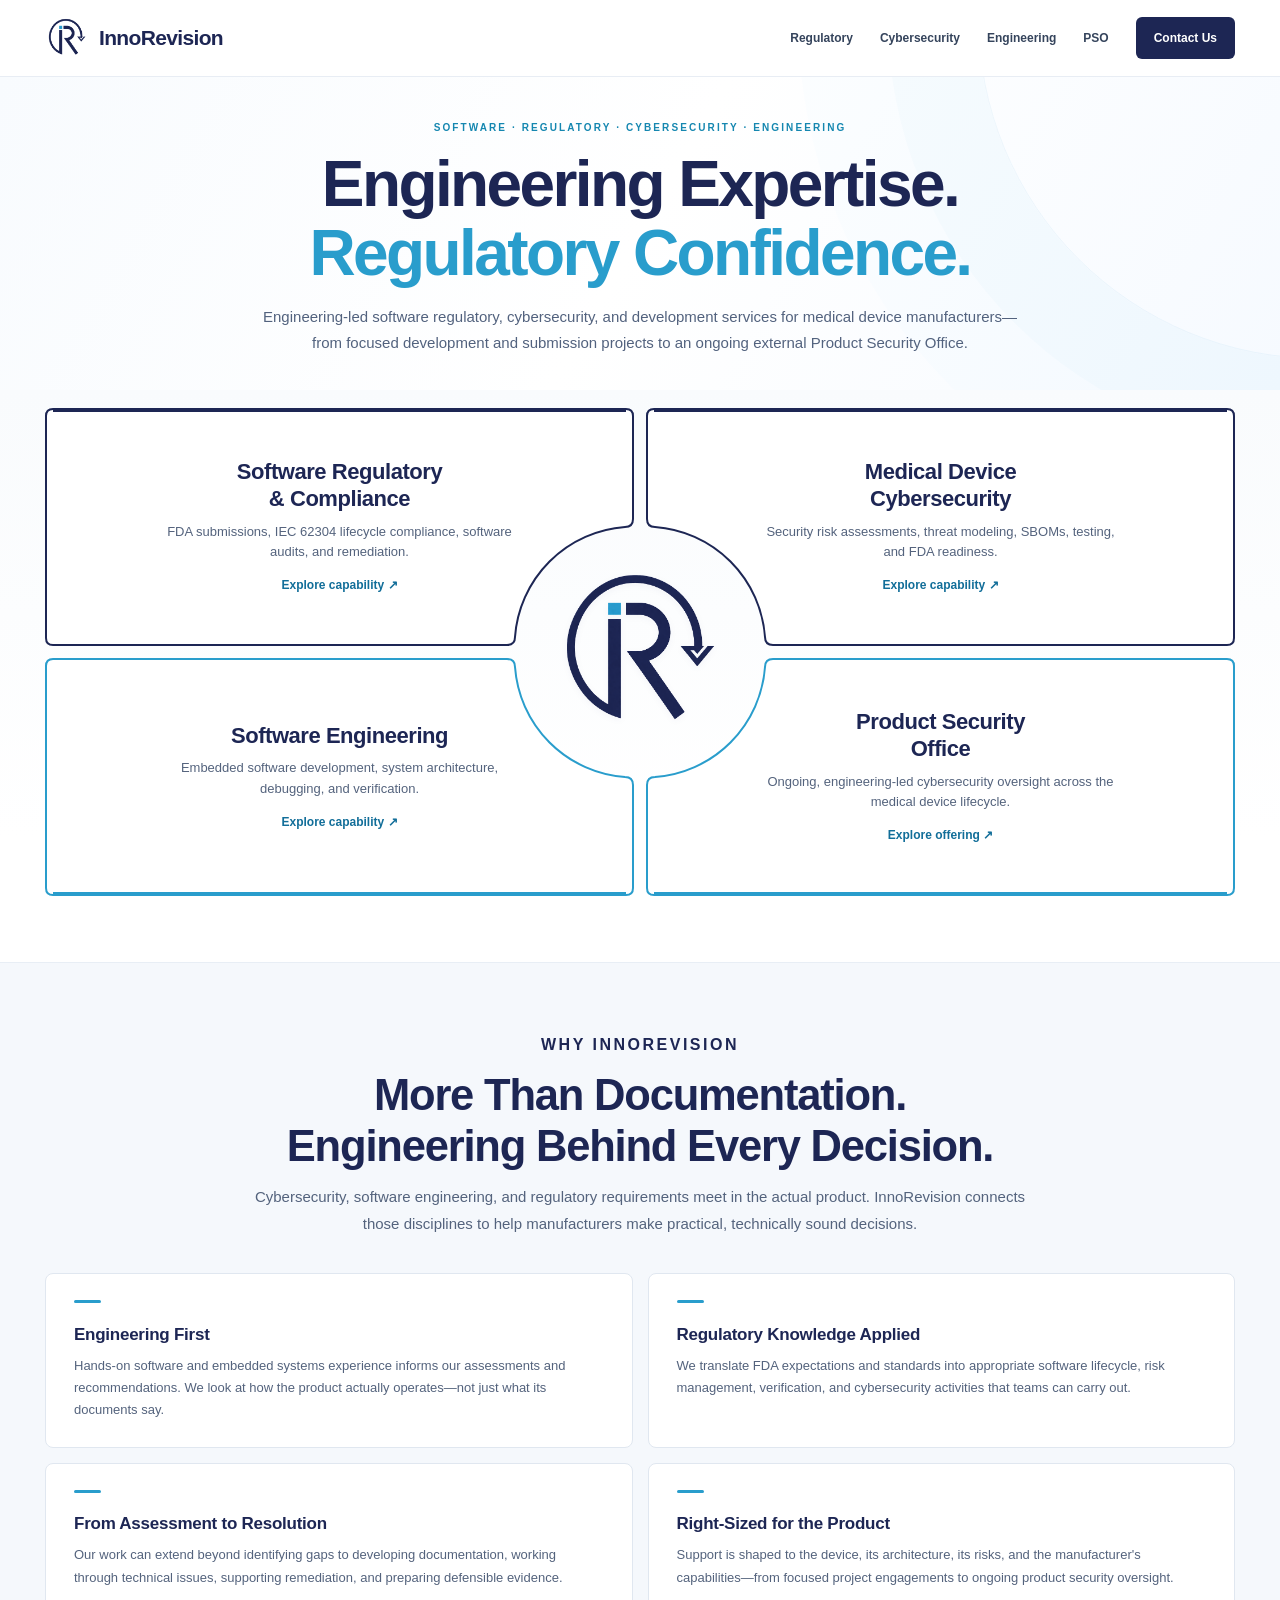
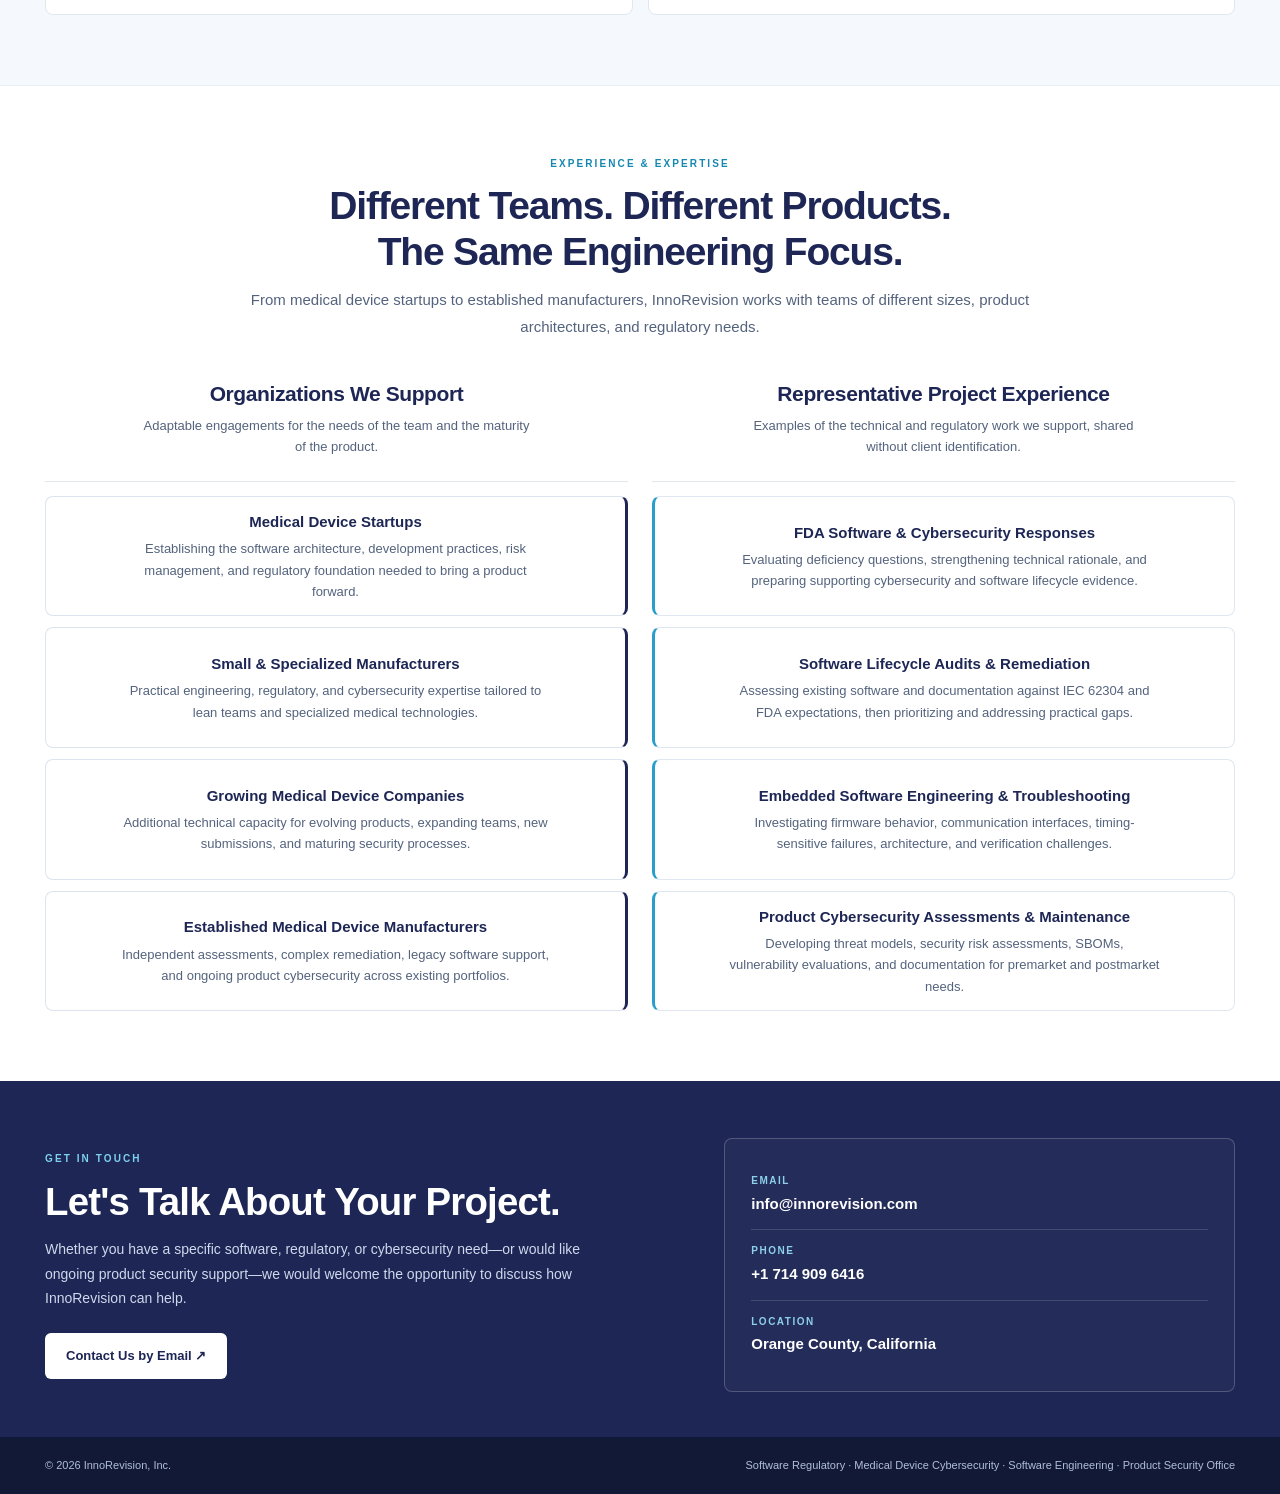
<file: index.html>
<!DOCTYPE html>
<!--
==============================================================================
  InnoRevision, Inc.

  File:  index.html
  Brief: InnoRevision home page.

  Copyright (c) 2026 InnoRevision, Inc. All Rights Reserved.
==============================================================================
-->
<html lang="en">
  <head>
    <meta charset="utf-8">
    <meta content="width=device-width,initial-scale=1" name="viewport">
    <meta content="Engineering-led software regulatory, cybersecurity, development, and Product Security Office services for medical device manufacturers." name="description">
    <title>InnoRevision | Software Regulatory, Cybersecurity &amp; Engineering</title>
    <!-- Shared Site Styles -->
    <link rel="stylesheet" href="assets/css/site.css">
  </head>
  <body>
    <!-- Site Header and Primary Navigation -->
    <header class="topbar">
      <div class="wrap top-inner">
        <a aria-label="InnoRevision home" class="brand" href="index.html">
          <img alt="" src="assets/images/innorevision-logo.png">InnoRevision</a>
        <nav aria-label="Main navigation" class="nav">
          <a class="service-link" href="regulatory-compliance.html">Regulatory</a>
          <a class="service-link" href="medical-device-cybersecurity.html">Cybersecurity</a>
          <a class="service-link" href="software-engineering.html">Engineering</a>
          <a class="service-link" href="product-security-office.html" aria-label="Product Security Office" title="Product Security Office">PSO</a>
          <a class="contact-button" href="#contact">Contact Us</a>
        </nav>
      </div>
    </header>
    <!-- Main Content -->
    <main id="top">
      <!-- Homepage Hero -->
      <section class="hero">
        <div class="wrap">
          <div class="eyebrow">Software · Regulatory · Cybersecurity · Engineering</div>
          <h1>Engineering Expertise.<br>
            <span>Regulatory Confidence.</span>
          </h1>
          <p>Engineering-led software regulatory, cybersecurity, and development services for medical device manufacturers—from focused development and submission projects to an ongoing external Product Security Office.</p>
        </div>
      </section>
      <!-- Capability Overview -->
      <section aria-label="Capabilities" class="capabilities" id="capabilities">
        <div class="wrap">
          <div class="panel-grid">
            <a class="service top" href="regulatory-compliance.html">
              <h2>Software Regulatory<br>&amp; Compliance</h2>
              <p>FDA submissions, IEC 62304 lifecycle compliance, software audits, and remediation.</p>
              <span class="explore">Explore capability ↗</span>
            </a>
            <a class="service top" href="medical-device-cybersecurity.html">
              <h2>Medical Device<br>Cybersecurity</h2>
              <p>Security risk assessments, threat modeling, SBOMs, testing, and FDA readiness.</p>
              <span class="explore">Explore capability ↗</span>
            </a>
            <a class="service bottom" href="software-engineering.html">
              <h2>Software Engineering</h2>
              <p>Embedded software development, system architecture, debugging, and verification.</p>
              <span class="explore">Explore capability ↗</span>
            </a>
            <a class="service bottom" href="product-security-office.html">
              <h2>Product Security<br>Office</h2>
              <p>Ongoing, engineering-led cybersecurity oversight across the medical device lifecycle.</p>
              <span class="explore">Explore offering ↗</span>
            </a>
            <svg aria-hidden="true" class="tile-outlines"></svg>
            <a aria-label="Return to InnoRevision homepage" class="centerpiece" href="index.html" title="InnoRevision home">
              <img alt="" src="assets/images/innorevision-logo.png">
            </a>
          </div>
        </div>
      </section>
      <!-- Why InnoRevision -->
      <section class="section why" id="why">
        <div class="wrap">
          <div class="section-lead">
            <div class="eyebrow">Why InnoRevision</div>
            <h2>More Than Documentation.<br>Engineering Behind Every Decision.</h2>
            <p>Cybersecurity, software engineering, and regulatory requirements meet in the actual product. InnoRevision connects those disciplines to help manufacturers make practical, technically sound decisions.</p>
          </div>
          <div class="why-grid">
            <article class="why-tile">
              <span class="mini"></span>
              <h3>Engineering First</h3>
              <p>Hands-on software and embedded systems experience informs our assessments and recommendations. We look at how the product actually operates—not just what its documents say.</p>
            </article>
            <article class="why-tile">
              <span class="mini"></span>
              <h3>Regulatory Knowledge Applied</h3>
              <p>We translate FDA expectations and standards into appropriate software lifecycle, risk management, verification, and cybersecurity activities that teams can carry out.</p>
            </article>
            <article class="why-tile">
              <span class="mini"></span>
              <h3>From Assessment to Resolution</h3>
              <p>Our work can extend beyond identifying gaps to developing documentation, working through technical issues, supporting remediation, and preparing defensible evidence.</p>
            </article>
            <article class="why-tile">
              <span class="mini"></span>
              <h3>Right-Sized for the Product</h3>
              <p>Support is shaped to the device, its architecture, its risks, and the manufacturer's capabilities—from focused project engagements to ongoing product security oversight.</p>
            </article>
          </div>
        </div>
      </section>
      <!-- Experience and Expertise -->
      <section class="section experience" id="experience">
        <div class="wrap">
          <div class="section-lead">
            <div class="eyebrow">Experience &amp; Expertise</div>
            <h2>Different Teams. Different Products.<br>The Same Engineering Focus.</h2>
            <p>From medical device startups to established manufacturers, InnoRevision works with teams of different sizes, product architectures, and regulatory needs.</p>
          </div>
          <div class="columns">
            <div>
              <div class="column-title">
                <h3>Organizations We Support</h3>
                <p>Adaptable engagements for the needs of the team and the maturity of the product.</p>
              </div>
              <div class="org-list">
                <article class="org-card">
                  <h4>Medical Device Startups</h4>
                  <p>Establishing the software architecture, development practices, risk management, and regulatory foundation needed to bring a product forward.</p>
                </article>
                <article class="org-card">
                  <h4>Small &amp; Specialized Manufacturers</h4>
                  <p>Practical engineering, regulatory, and cybersecurity expertise tailored to lean teams and specialized medical technologies.</p>
                </article>
                <article class="org-card">
                  <h4>Growing Medical Device Companies</h4>
                  <p>Additional technical capacity for evolving products, expanding teams, new submissions, and maturing security processes.</p>
                </article>
                <article class="org-card">
                  <h4>Established Medical Device Manufacturers</h4>
                  <p>Independent assessments, complex remediation, legacy software support, and ongoing product cybersecurity across existing portfolios.</p>
                </article>
              </div>
            </div>
            <div>
              <div class="column-title">
                <h3>Representative Project Experience</h3>
                <p>Examples of the technical and regulatory work we support, shared without client identification.</p>
              </div>
              <div class="project-list">
                <article class="project">
                  <h4>FDA Software &amp; Cybersecurity Responses</h4>
                  <p>Evaluating deficiency questions, strengthening technical rationale, and preparing supporting cybersecurity and software lifecycle evidence.</p>
                </article>
                <article class="project">
                  <h4>Software Lifecycle Audits &amp; Remediation</h4>
                  <p>Assessing existing software and documentation against IEC 62304 and FDA expectations, then prioritizing and addressing practical gaps.</p>
                </article>
                <article class="project">
                  <h4>Embedded Software Engineering &amp; Troubleshooting</h4>
                  <p>Investigating firmware behavior, communication interfaces, timing-sensitive failures, architecture, and verification challenges.</p>
                </article>
                <article class="project">
                  <h4>Product Cybersecurity Assessments &amp; Maintenance</h4>
                  <p>Developing threat models, security risk assessments, SBOMs, vulnerability evaluations, and documentation for premarket and postmarket needs.</p>
                </article>
              </div>
            </div>
          </div>
        </div>
      </section>
      <!-- Contact -->
      <section class="contact" id="contact">
        <div class="wrap contact-layout">
          <div>
            <div class="eyebrow">Get in Touch</div>
            <h2>Let's Talk About Your Project.</h2>
            <p>Whether you have a specific software, regulatory, or cybersecurity need—or would like ongoing product security support—we would welcome the opportunity to discuss how InnoRevision can help.</p>
            <a class="mail-btn" href="mailto:info@innorevision.com?subject=InnoRevision%20Project%20Inquiry">Contact Us by Email ↗</a>
          </div>
          <div class="contact-details">
            <div class="detail">
              <span>Email</span>
              <a href="mailto:info@innorevision.com">info@innorevision.com</a>
            </div>
            <div class="detail">
              <span>Phone</span>
              <a href="tel:+17149096416">+1 714 909 6416</a>
            </div>
            <div class="detail">
              <span>Location</span>
              <strong>Orange County, California</strong>
            </div>
          </div>
        </div>
      </section>
    </main>
    <!-- Site Footer -->
    <footer class="footer">
      <div class="wrap">
        <span>© 2026 InnoRevision, Inc.</span>
        <span>Software Regulatory · Medical Device Cybersecurity · Software Engineering · Product Security Office</span>
      </div>
    </footer>
    <!-- Capability views are draft content previews in this single-file prototype; full standalone pages to be built after homepage approval. -->
    <!-- Shared Site Behavior -->
    <script src="assets/js/site.js" defer></script>
  </body>
</html>
</file>
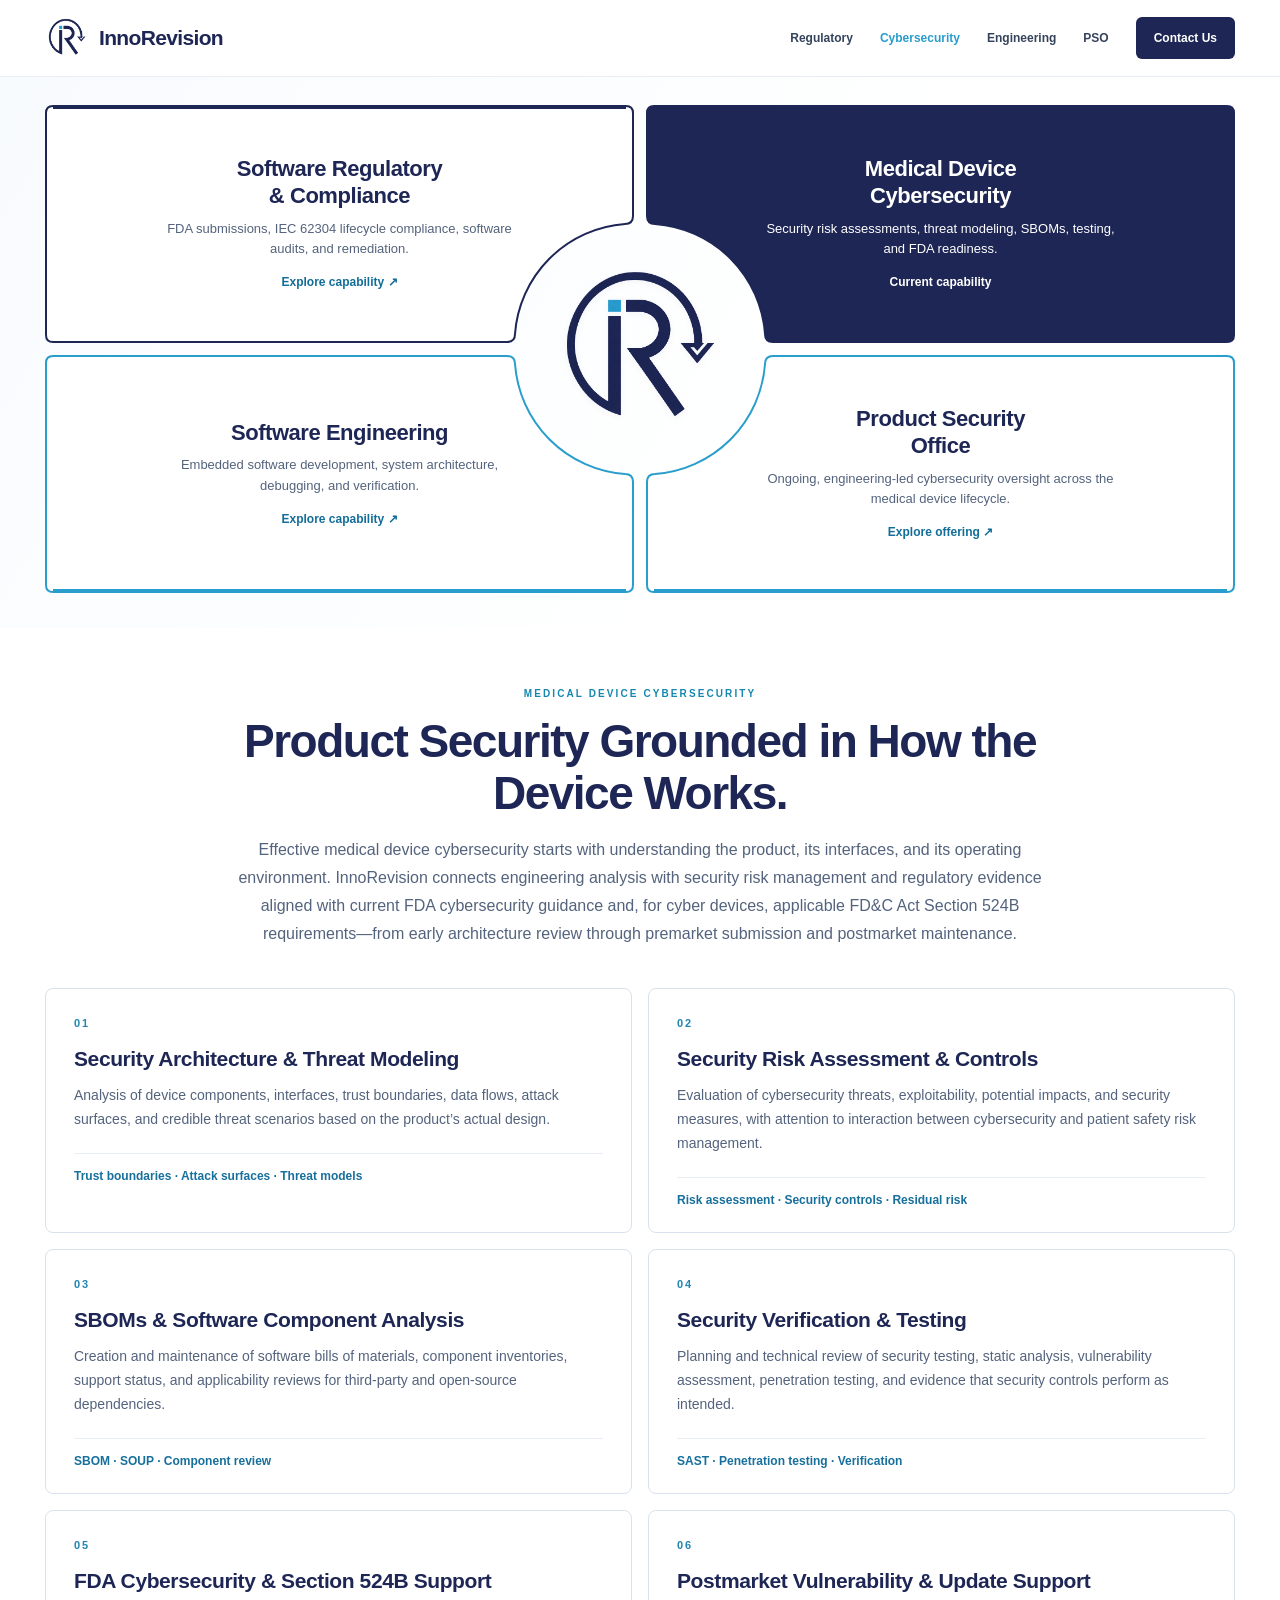
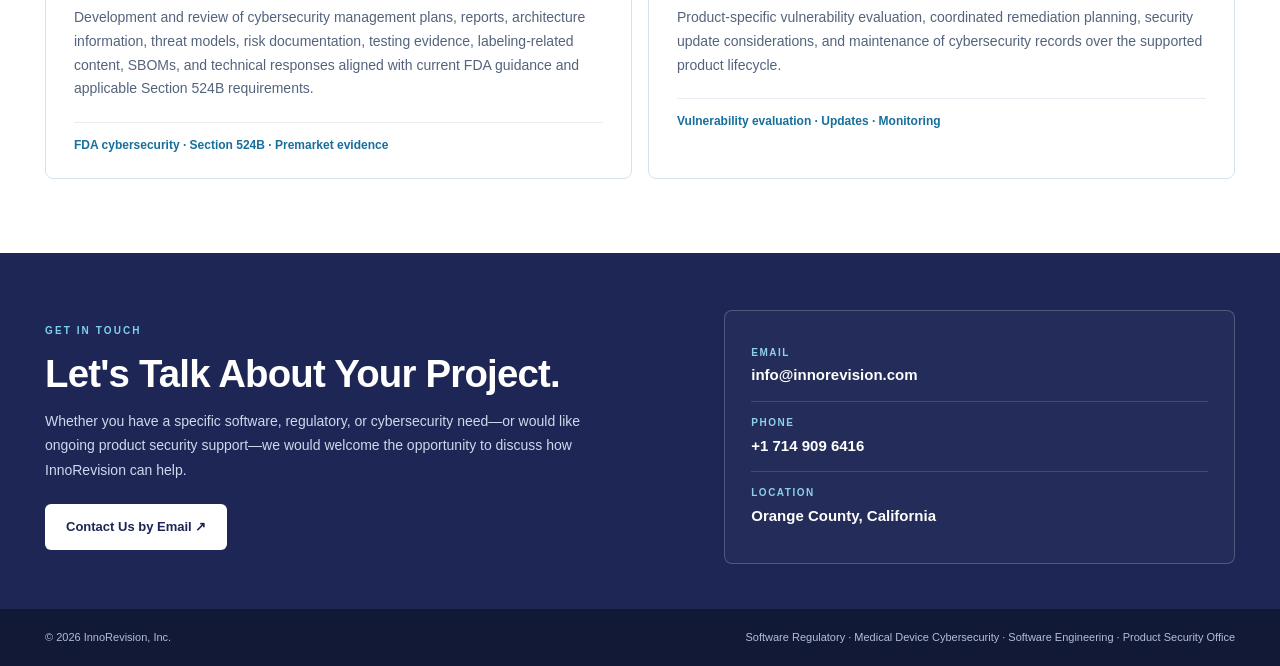
<file: medical-device-cybersecurity.html>
<!DOCTYPE html>
<!--
==============================================================================
  InnoRevision, Inc.

  File:  medical-device-cybersecurity.html
  Brief: Medical device cybersecurity services.

  Copyright (c) 2026 InnoRevision, Inc. All Rights Reserved.
==============================================================================
-->
<html lang="en">
  <head>
    <meta charset="utf-8">
    <meta content="width=device-width,initial-scale=1" name="viewport">
    <meta content="Medical device cybersecurity services: threat modeling, risk assessments, SBOMs, testing, FDA guidance, and FD&amp;C Act Section 524B support." name="description">
    <title>Medical Device Cybersecurity | InnoRevision</title>
    <!-- Shared Site Styles -->
    <link rel="stylesheet" href="assets/css/site.css">
  </head>
  <body>
    <!-- Site Header and Primary Navigation -->
    <header class="topbar">
      <div class="wrap top-inner">
        <a aria-label="InnoRevision home" class="brand" href="index.html">
          <img alt="" src="assets/images/innorevision-logo.png">InnoRevision</a>
        <nav aria-label="Main navigation" class="nav">
          <a class="service-link" href="regulatory-compliance.html">Regulatory</a>
          <a class="service-link" href="medical-device-cybersecurity.html" aria-current="page">Cybersecurity</a>
          <a class="service-link" href="software-engineering.html">Engineering</a>
          <a class="service-link" href="product-security-office.html" aria-label="Product Security Office" title="Product Security Office">PSO</a>
          <a class="contact-button" href="#contact">Contact Us</a>
        </nav>
      </div>
    </header>
    <!-- Main Content -->
    <main id="top">
      <!-- Capability Overview -->
      <section aria-label="Capabilities" class="capabilities sub-capabilities" id="capabilities">
        <div class="wrap">
          <div class="panel-grid">
            <a class="service top" href="regulatory-compliance.html">
              <h2>Software Regulatory<br>&amp; Compliance</h2>
              <p>FDA submissions, IEC 62304 lifecycle compliance, software audits, and remediation.</p>
              <span class="explore">Explore capability ↗</span>
            </a>
            <a aria-current="page" class="service top selected" href="#service-overview">
              <h2>Medical Device<br>Cybersecurity</h2>
              <p>Security risk assessments, threat modeling, SBOMs, testing, and FDA readiness.</p>
              <span class="explore">Current capability</span>
            </a>
            <a class="service bottom" href="software-engineering.html">
              <h2>Software Engineering</h2>
              <p>Embedded software development, system architecture, debugging, and verification.</p>
              <span class="explore">Explore capability ↗</span>
            </a>
            <a class="service bottom" href="product-security-office.html">
              <h2>Product Security<br>Office</h2>
              <p>Ongoing, engineering-led cybersecurity oversight across the medical device lifecycle.</p>
              <span class="explore">Explore offering ↗</span>
            </a>
            <svg aria-hidden="true" class="tile-outlines"></svg>
            <a aria-label="Return to InnoRevision homepage" class="centerpiece" href="index.html" title="InnoRevision home">
              <img alt="" src="assets/images/innorevision-logo.png">
            </a>
          </div>
        </div>
      </section>
      <!-- Service Details -->
      <section class="engineering-page section" id="service-overview">
        <div class="wrap">
          <div class="engineering-intro">
            <div class="eyebrow">MEDICAL DEVICE CYBERSECURITY</div>
            <h1>Product Security Grounded in How the Device Works.</h1>
            <p>Effective medical device cybersecurity starts with understanding the product, its interfaces, and its operating environment. InnoRevision connects engineering analysis with security risk management and regulatory evidence aligned with current FDA cybersecurity guidance and, for cyber devices, applicable FD&amp;C Act Section 524B requirements—from early architecture review through premarket submission and postmarket maintenance.</p>
          </div>
          <div class="engineering-services">
            <article class="engineering-card">
              <div class="engineering-number">01</div>
              <h2>Security Architecture &amp; Threat Modeling</h2>
              <p>Analysis of device components, interfaces, trust boundaries, data flows, attack surfaces, and credible threat scenarios based on the product’s actual design.</p>
              <div class="engineering-tags">Trust boundaries · Attack surfaces · Threat models</div>
            </article>
            <article class="engineering-card">
              <div class="engineering-number">02</div>
              <h2>Security Risk Assessment &amp; Controls</h2>
              <p>Evaluation of cybersecurity threats, exploitability, potential impacts, and security measures, with attention to interaction between cybersecurity and patient safety risk management.</p>
              <div class="engineering-tags">Risk assessment · Security controls · Residual risk</div>
            </article>
            <article class="engineering-card">
              <div class="engineering-number">03</div>
              <h2>SBOMs &amp; Software Component Analysis</h2>
              <p>Creation and maintenance of software bills of materials, component inventories, support status, and applicability reviews for third-party and open-source dependencies.</p>
              <div class="engineering-tags">SBOM · SOUP · Component review</div>
            </article>
            <article class="engineering-card">
              <div class="engineering-number">04</div>
              <h2>Security Verification &amp; Testing</h2>
              <p>Planning and technical review of security testing, static analysis, vulnerability assessment, penetration testing, and evidence that security controls perform as intended.</p>
              <div class="engineering-tags">SAST · Penetration testing · Verification</div>
            </article>
            <article class="engineering-card">
              <div class="engineering-number">05</div>
              <h2>FDA Cybersecurity &amp; Section 524B Support</h2>
              <p>Development and review of cybersecurity management plans, reports, architecture information, threat models, risk documentation, testing evidence, labeling-related content, SBOMs, and technical responses aligned with current FDA guidance and applicable Section 524B requirements.</p>
              <div class="engineering-tags">FDA cybersecurity · Section 524B · Premarket evidence</div>
            </article>
            <article class="engineering-card">
              <div class="engineering-number">06</div>
              <h2>Postmarket Vulnerability &amp; Update Support</h2>
              <p>Product-specific vulnerability evaluation, coordinated remediation planning, security update considerations, and maintenance of cybersecurity records over the supported product lifecycle.</p>
              <div class="engineering-tags">Vulnerability evaluation · Updates · Monitoring</div>
            </article>
          </div>
        </div>
      </section>
      <!-- Contact -->
      <section class="contact" id="contact">
        <div class="wrap contact-layout">
          <div>
            <div class="eyebrow">Get in Touch</div>
            <h2>Let's Talk About Your Project.</h2>
            <p>Whether you have a specific software, regulatory, or cybersecurity need—or would like ongoing product security support—we would welcome the opportunity to discuss how InnoRevision can help.</p>
            <a class="mail-btn" href="mailto:info@innorevision.com?subject=InnoRevision%20Project%20Inquiry">Contact Us by Email ↗</a>
          </div>
          <div class="contact-details">
            <div class="detail">
              <span>Email</span>
              <a href="mailto:info@innorevision.com">info@innorevision.com</a>
            </div>
            <div class="detail">
              <span>Phone</span>
              <a href="tel:+17149096416">+1 714 909 6416</a>
            </div>
            <div class="detail">
              <span>Location</span>
              <strong>Orange County, California</strong>
            </div>
          </div>
        </div>
      </section>
    </main>
    <!-- Site Footer -->
    <footer class="footer">
      <div class="wrap">
        <span>© 2026 InnoRevision, Inc.</span>
        <span>Software Regulatory · Medical Device Cybersecurity · Software Engineering · Product Security Office</span>
      </div>
    </footer>
    <!-- Shared Site Behavior -->
    <script src="assets/js/site.js" defer></script>
  </body>
</html>
</file>
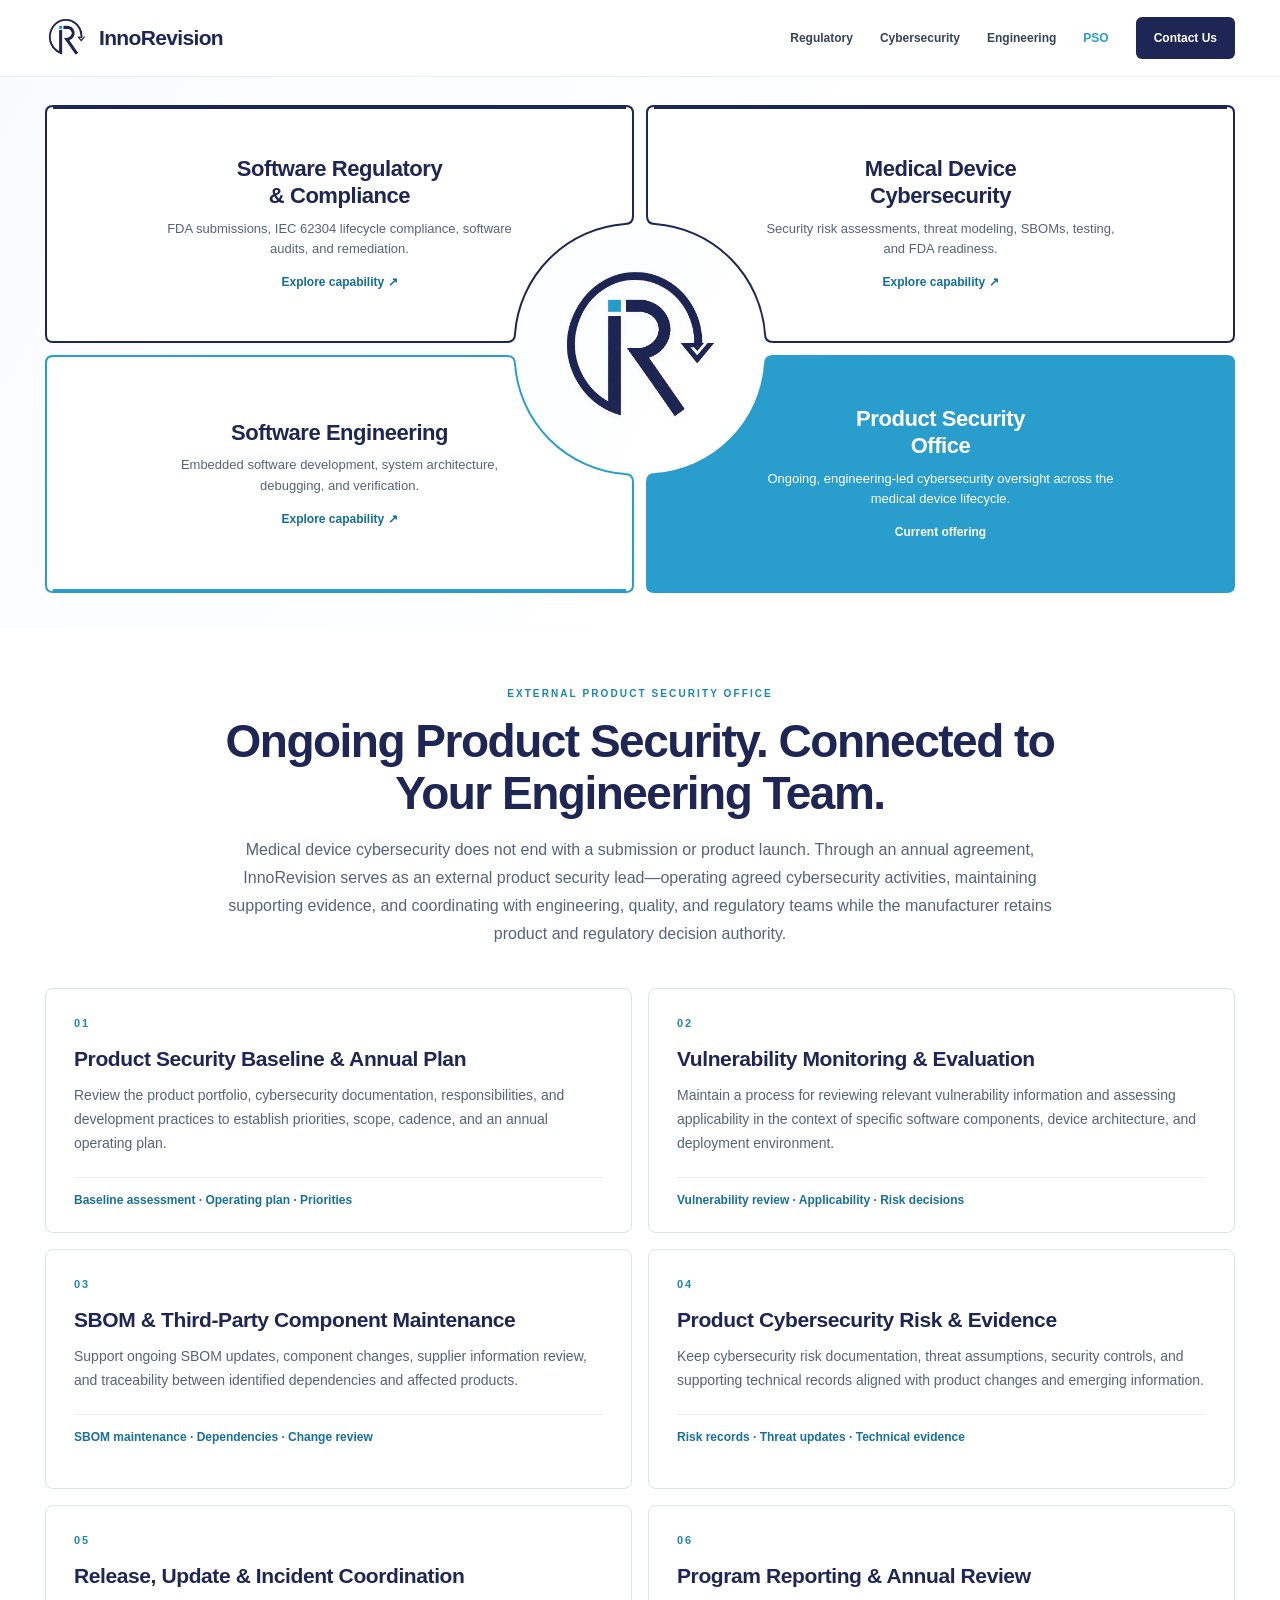
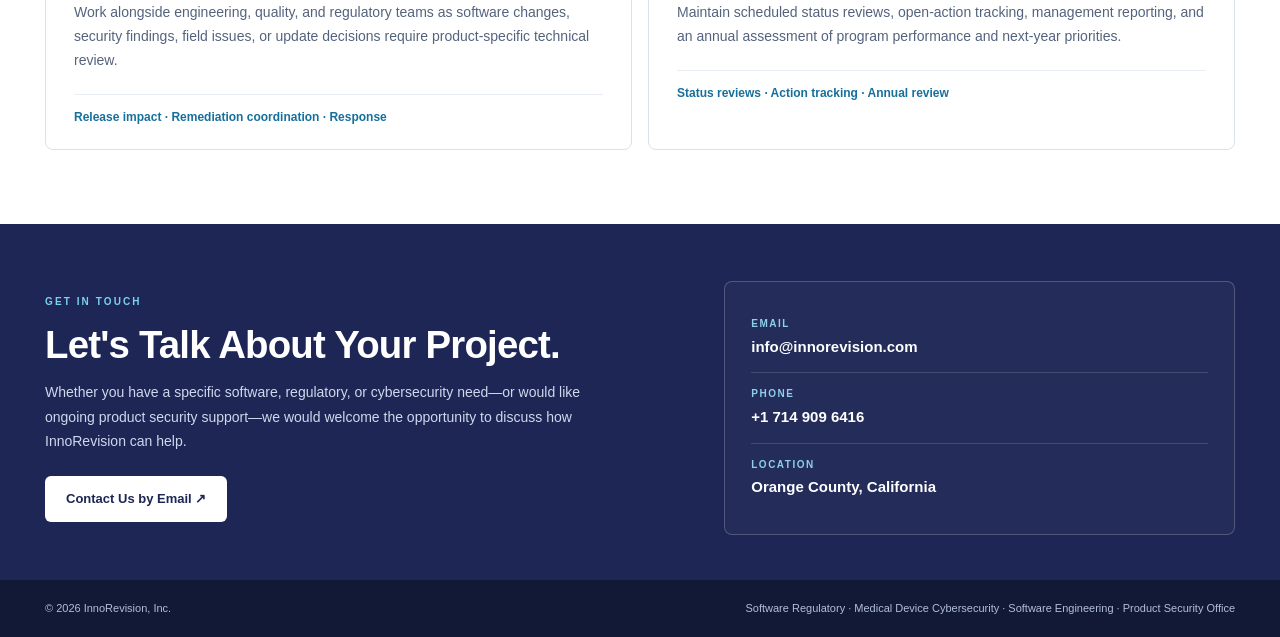
<file: product-security-office.html>
<!DOCTYPE html>
<!--
==============================================================================
  InnoRevision, Inc.

  File:  product-security-office.html
  Brief: External Product Security Office services.

  Copyright (c) 2026 InnoRevision, Inc. All Rights Reserved.
==============================================================================
-->
<html lang="en">
  <head>
    <meta charset="utf-8">
    <meta content="width=device-width,initial-scale=1" name="viewport">
    <meta content="External Product Security Office services for vulnerability monitoring, SBOM maintenance, cybersecurity risk updates, and ongoing coordination." name="description">
    <title>Product Security Office | InnoRevision</title>
    <!-- Shared Site Styles -->
    <link rel="stylesheet" href="assets/css/site.css">
  </head>
  <body>
    <!-- Site Header and Primary Navigation -->
    <header class="topbar">
      <div class="wrap top-inner">
        <a aria-label="InnoRevision home" class="brand" href="index.html">
          <img alt="" src="assets/images/innorevision-logo.png">InnoRevision</a>
        <nav aria-label="Main navigation" class="nav">
          <a class="service-link" href="regulatory-compliance.html">Regulatory</a>
          <a class="service-link" href="medical-device-cybersecurity.html">Cybersecurity</a>
          <a class="service-link" href="software-engineering.html">Engineering</a>
          <a class="service-link" href="product-security-office.html" aria-current="page" aria-label="Product Security Office" title="Product Security Office">PSO</a>
          <a class="contact-button" href="#contact">Contact Us</a>
        </nav>
      </div>
    </header>
    <!-- Main Content -->
    <main id="top">
      <!-- Capability Overview -->
      <section aria-label="Capabilities" class="capabilities sub-capabilities" id="capabilities">
        <div class="wrap">
          <div class="panel-grid">
            <a class="service top" href="regulatory-compliance.html">
              <h2>Software Regulatory<br>&amp; Compliance</h2>
              <p>FDA submissions, IEC 62304 lifecycle compliance, software audits, and remediation.</p>
              <span class="explore">Explore capability ↗</span>
            </a>
            <a class="service top" href="medical-device-cybersecurity.html">
              <h2>Medical Device<br>Cybersecurity</h2>
              <p>Security risk assessments, threat modeling, SBOMs, testing, and FDA readiness.</p>
              <span class="explore">Explore capability ↗</span>
            </a>
            <a class="service bottom" href="software-engineering.html">
              <h2>Software Engineering</h2>
              <p>Embedded software development, system architecture, debugging, and verification.</p>
              <span class="explore">Explore capability ↗</span>
            </a>
            <a aria-current="page" class="service bottom selected" href="#service-overview">
              <h2>Product Security<br>Office</h2>
              <p>Ongoing, engineering-led cybersecurity oversight across the medical device lifecycle.</p>
              <span class="explore">Current offering</span>
            </a>
            <svg aria-hidden="true" class="tile-outlines"></svg>
            <a aria-label="Return to InnoRevision homepage" class="centerpiece" href="index.html" title="InnoRevision home">
              <img alt="" src="assets/images/innorevision-logo.png">
            </a>
          </div>
        </div>
      </section>
      <!-- Service Details -->
      <section class="engineering-page section" id="service-overview">
        <div class="wrap">
          <div class="engineering-intro">
            <div class="eyebrow">EXTERNAL PRODUCT SECURITY OFFICE</div>
            <h1>Ongoing Product Security. Connected to Your Engineering Team.</h1>
            <p>Medical device cybersecurity does not end with a submission or product launch. Through an annual agreement, InnoRevision serves as an external product security lead—operating agreed cybersecurity activities, maintaining supporting evidence, and coordinating with engineering, quality, and regulatory teams while the manufacturer retains product and regulatory decision authority.</p>
          </div>
          <div class="engineering-services">
            <article class="engineering-card">
              <div class="engineering-number">01</div>
              <h2>Product Security Baseline &amp; Annual Plan</h2>
              <p>Review the product portfolio, cybersecurity documentation, responsibilities, and development practices to establish priorities, scope, cadence, and an annual operating plan.</p>
              <div class="engineering-tags">Baseline assessment · Operating plan · Priorities</div>
            </article>
            <article class="engineering-card">
              <div class="engineering-number">02</div>
              <h2>Vulnerability Monitoring &amp; Evaluation</h2>
              <p>Maintain a process for reviewing relevant vulnerability information and assessing applicability in the context of specific software components, device architecture, and deployment environment.</p>
              <div class="engineering-tags">Vulnerability review · Applicability · Risk decisions</div>
            </article>
            <article class="engineering-card">
              <div class="engineering-number">03</div>
              <h2>SBOM &amp; Third-Party Component Maintenance</h2>
              <p>Support ongoing SBOM updates, component changes, supplier information review, and traceability between identified dependencies and affected products.</p>
              <div class="engineering-tags">SBOM maintenance · Dependencies · Change review</div>
            </article>
            <article class="engineering-card">
              <div class="engineering-number">04</div>
              <h2>Product Cybersecurity Risk &amp; Evidence</h2>
              <p>Keep cybersecurity risk documentation, threat assumptions, security controls, and supporting technical records aligned with product changes and emerging information.</p>
              <div class="engineering-tags">Risk records · Threat updates · Technical evidence</div>
            </article>
            <article class="engineering-card">
              <div class="engineering-number">05</div>
              <h2>Release, Update &amp; Incident Coordination</h2>
              <p>Work alongside engineering, quality, and regulatory teams as software changes, security findings, field issues, or update decisions require product-specific technical review.</p>
              <div class="engineering-tags">Release impact · Remediation coordination · Response</div>
            </article>
            <article class="engineering-card">
              <div class="engineering-number">06</div>
              <h2>Program Reporting &amp; Annual Review</h2>
              <p>Maintain scheduled status reviews, open-action tracking, management reporting, and an annual assessment of program performance and next-year priorities.</p>
              <div class="engineering-tags">Status reviews · Action tracking · Annual review</div>
            </article>
          </div>
        </div>
      </section>
      <!-- Contact -->
      <section class="contact" id="contact">
        <div class="wrap contact-layout">
          <div>
            <div class="eyebrow">Get in Touch</div>
            <h2>Let's Talk About Your Project.</h2>
            <p>Whether you have a specific software, regulatory, or cybersecurity need—or would like ongoing product security support—we would welcome the opportunity to discuss how InnoRevision can help.</p>
            <a class="mail-btn" href="mailto:info@innorevision.com?subject=InnoRevision%20Project%20Inquiry">Contact Us by Email ↗</a>
          </div>
          <div class="contact-details">
            <div class="detail">
              <span>Email</span>
              <a href="mailto:info@innorevision.com">info@innorevision.com</a>
            </div>
            <div class="detail">
              <span>Phone</span>
              <a href="tel:+17149096416">+1 714 909 6416</a>
            </div>
            <div class="detail">
              <span>Location</span>
              <strong>Orange County, California</strong>
            </div>
          </div>
        </div>
      </section>
    </main>
    <!-- Site Footer -->
    <footer class="footer">
      <div class="wrap">
        <span>© 2026 InnoRevision, Inc.</span>
        <span>Software Regulatory · Medical Device Cybersecurity · Software Engineering · Product Security Office</span>
      </div>
    </footer>
    <!-- Shared Site Behavior -->
    <script src="assets/js/site.js" defer></script>
  </body>
</html>
</file>
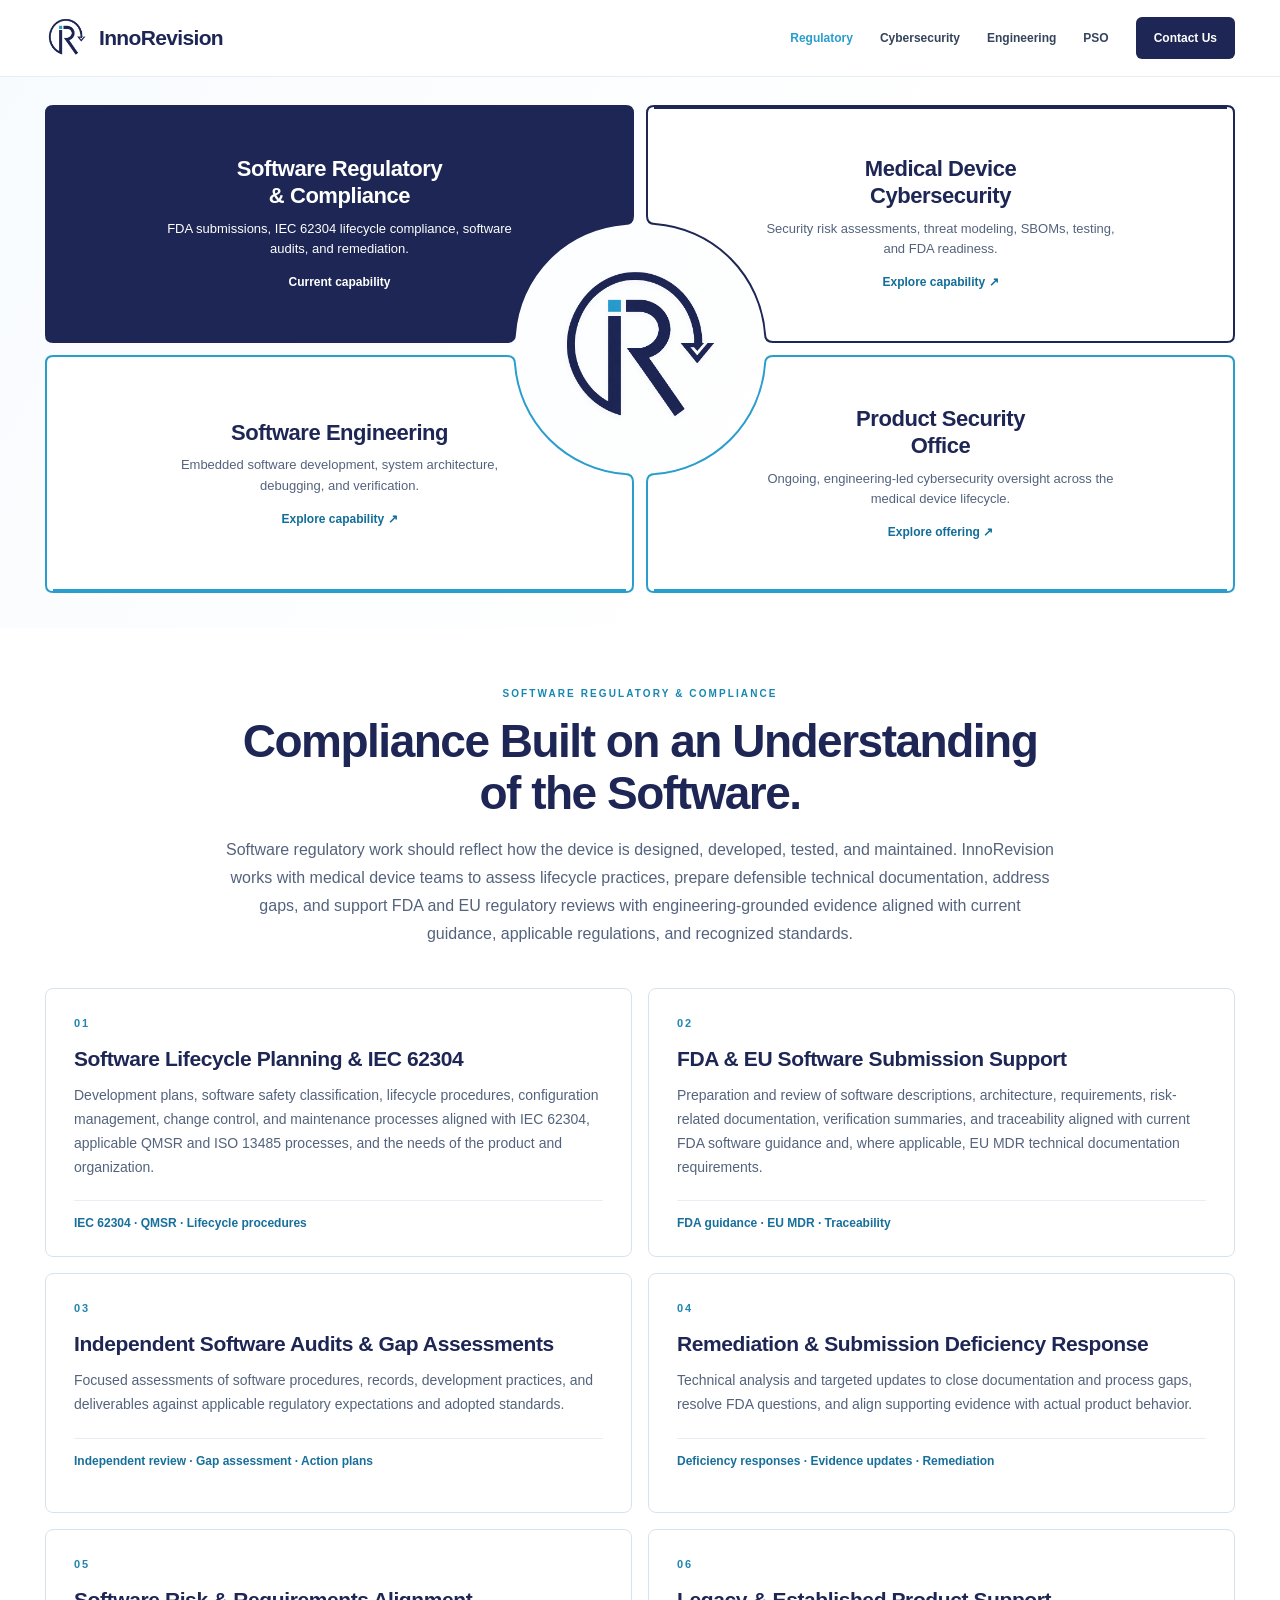
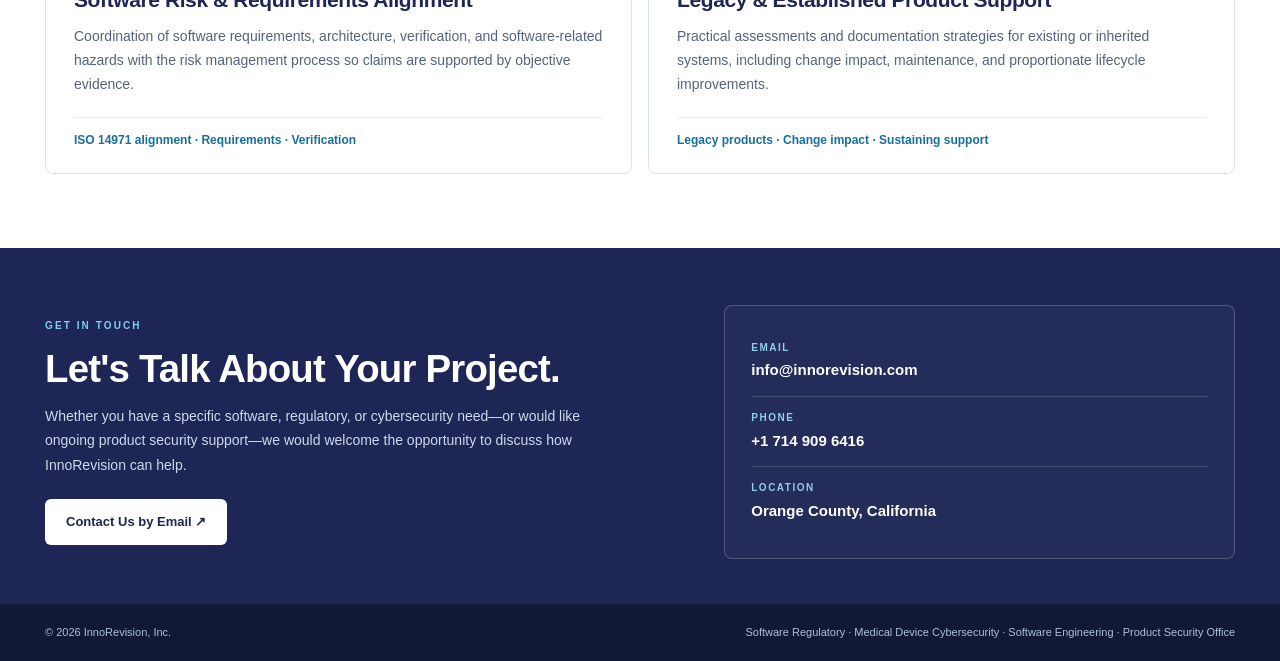
<file: regulatory-compliance.html>
<!DOCTYPE html>
<!--
==============================================================================
  InnoRevision, Inc.

  File:  regulatory-compliance.html
  Brief: Software regulatory and compliance services.

  Copyright (c) 2026 InnoRevision, Inc. All Rights Reserved.
==============================================================================
-->
<html lang="en">
  <head>
    <meta charset="utf-8">
    <meta content="width=device-width,initial-scale=1" name="viewport">
    <meta content="Medical device software regulatory and compliance support aligned with current FDA guidance, IEC 62304, QMSR, ISO 14971, and EU MDR." name="description">
    <title>Software Regulatory &amp; Compliance | InnoRevision</title>
    <!-- Shared Site Styles -->
    <link rel="stylesheet" href="assets/css/site.css">
  </head>
  <body>
    <!-- Site Header and Primary Navigation -->
    <header class="topbar">
      <div class="wrap top-inner">
        <a aria-label="InnoRevision home" class="brand" href="index.html">
          <img alt="" src="assets/images/innorevision-logo.png">InnoRevision</a>
        <nav aria-label="Main navigation" class="nav">
          <a class="service-link" href="regulatory-compliance.html" aria-current="page">Regulatory</a>
          <a class="service-link" href="medical-device-cybersecurity.html">Cybersecurity</a>
          <a class="service-link" href="software-engineering.html">Engineering</a>
          <a class="service-link" href="product-security-office.html" aria-label="Product Security Office" title="Product Security Office">PSO</a>
          <a class="contact-button" href="#contact">Contact Us</a>
        </nav>
      </div>
    </header>
    <!-- Main Content -->
    <main id="top">
      <!-- Capability Overview -->
      <section aria-label="Capabilities" class="capabilities sub-capabilities" id="capabilities">
        <div class="wrap">
          <div class="panel-grid">
            <a aria-current="page" class="service top selected" href="#service-overview">
              <h2>Software Regulatory<br>&amp; Compliance</h2>
              <p>FDA submissions, IEC 62304 lifecycle compliance, software audits, and remediation.</p>
              <span class="explore">Current capability</span>
            </a>
            <a class="service top" href="medical-device-cybersecurity.html">
              <h2>Medical Device<br>Cybersecurity</h2>
              <p>Security risk assessments, threat modeling, SBOMs, testing, and FDA readiness.</p>
              <span class="explore">Explore capability ↗</span>
            </a>
            <a class="service bottom" href="software-engineering.html">
              <h2>Software Engineering</h2>
              <p>Embedded software development, system architecture, debugging, and verification.</p>
              <span class="explore">Explore capability ↗</span>
            </a>
            <a class="service bottom" href="product-security-office.html">
              <h2>Product Security<br>Office</h2>
              <p>Ongoing, engineering-led cybersecurity oversight across the medical device lifecycle.</p>
              <span class="explore">Explore offering ↗</span>
            </a>
            <svg aria-hidden="true" class="tile-outlines"></svg>
            <a aria-label="Return to InnoRevision homepage" class="centerpiece" href="index.html" title="InnoRevision home">
              <img alt="" src="assets/images/innorevision-logo.png">
            </a>
          </div>
        </div>
      </section>
      <!-- Service Details -->
      <section class="engineering-page section" id="service-overview">
        <div class="wrap">
          <div class="engineering-intro">
            <div class="eyebrow">SOFTWARE REGULATORY &amp; COMPLIANCE</div>
            <h1>Compliance Built on an Understanding of the Software.</h1>
            <p>Software regulatory work should reflect how the device is designed, developed, tested, and maintained. InnoRevision works with medical device teams to assess lifecycle practices, prepare defensible technical documentation, address gaps, and support FDA and EU regulatory reviews with engineering-grounded evidence aligned with current guidance, applicable regulations, and recognized standards.</p>
          </div>
          <div class="engineering-services">
            <article class="engineering-card">
              <div class="engineering-number">01</div>
              <h2>Software Lifecycle Planning &amp; IEC 62304</h2>
              <p>Development plans, software safety classification, lifecycle procedures, configuration management, change control, and maintenance processes aligned with IEC 62304, applicable QMSR and ISO 13485 processes, and the needs of the product and organization.</p>
              <div class="engineering-tags">IEC 62304 · QMSR · Lifecycle procedures</div>
            </article>
            <article class="engineering-card">
              <div class="engineering-number">02</div>
              <h2>FDA &amp; EU Software Submission Support</h2>
              <p>Preparation and review of software descriptions, architecture, requirements, risk-related documentation, verification summaries, and traceability aligned with current FDA software guidance and, where applicable, EU MDR technical documentation requirements.</p>
              <div class="engineering-tags">FDA guidance · EU MDR · Traceability</div>
            </article>
            <article class="engineering-card">
              <div class="engineering-number">03</div>
              <h2>Independent Software Audits &amp; Gap Assessments</h2>
              <p>Focused assessments of software procedures, records, development practices, and deliverables against applicable regulatory expectations and adopted standards.</p>
              <div class="engineering-tags">Independent review · Gap assessment · Action plans</div>
            </article>
            <article class="engineering-card">
              <div class="engineering-number">04</div>
              <h2>Remediation &amp; Submission Deficiency Response</h2>
              <p>Technical analysis and targeted updates to close documentation and process gaps, resolve FDA questions, and align supporting evidence with actual product behavior.</p>
              <div class="engineering-tags">Deficiency responses · Evidence updates · Remediation</div>
            </article>
            <article class="engineering-card">
              <div class="engineering-number">05</div>
              <h2>Software Risk &amp; Requirements Alignment</h2>
              <p>Coordination of software requirements, architecture, verification, and software-related hazards with the risk management process so claims are supported by objective evidence.</p>
              <div class="engineering-tags">ISO 14971 alignment · Requirements · Verification</div>
            </article>
            <article class="engineering-card">
              <div class="engineering-number">06</div>
              <h2>Legacy &amp; Established Product Support</h2>
              <p>Practical assessments and documentation strategies for existing or inherited systems, including change impact, maintenance, and proportionate lifecycle improvements.</p>
              <div class="engineering-tags">Legacy products · Change impact · Sustaining support</div>
            </article>
          </div>
        </div>
      </section>
      <!-- Contact -->
      <section class="contact" id="contact">
        <div class="wrap contact-layout">
          <div>
            <div class="eyebrow">Get in Touch</div>
            <h2>Let's Talk About Your Project.</h2>
            <p>Whether you have a specific software, regulatory, or cybersecurity need—or would like ongoing product security support—we would welcome the opportunity to discuss how InnoRevision can help.</p>
            <a class="mail-btn" href="mailto:info@innorevision.com?subject=InnoRevision%20Project%20Inquiry">Contact Us by Email ↗</a>
          </div>
          <div class="contact-details">
            <div class="detail">
              <span>Email</span>
              <a href="mailto:info@innorevision.com">info@innorevision.com</a>
            </div>
            <div class="detail">
              <span>Phone</span>
              <a href="tel:+17149096416">+1 714 909 6416</a>
            </div>
            <div class="detail">
              <span>Location</span>
              <strong>Orange County, California</strong>
            </div>
          </div>
        </div>
      </section>
    </main>
    <!-- Site Footer -->
    <footer class="footer">
      <div class="wrap">
        <span>© 2026 InnoRevision, Inc.</span>
        <span>Software Regulatory · Medical Device Cybersecurity · Software Engineering · Product Security Office</span>
      </div>
    </footer>
    <!-- Shared Site Behavior -->
    <script src="assets/js/site.js" defer></script>
  </body>
</html>
</file>
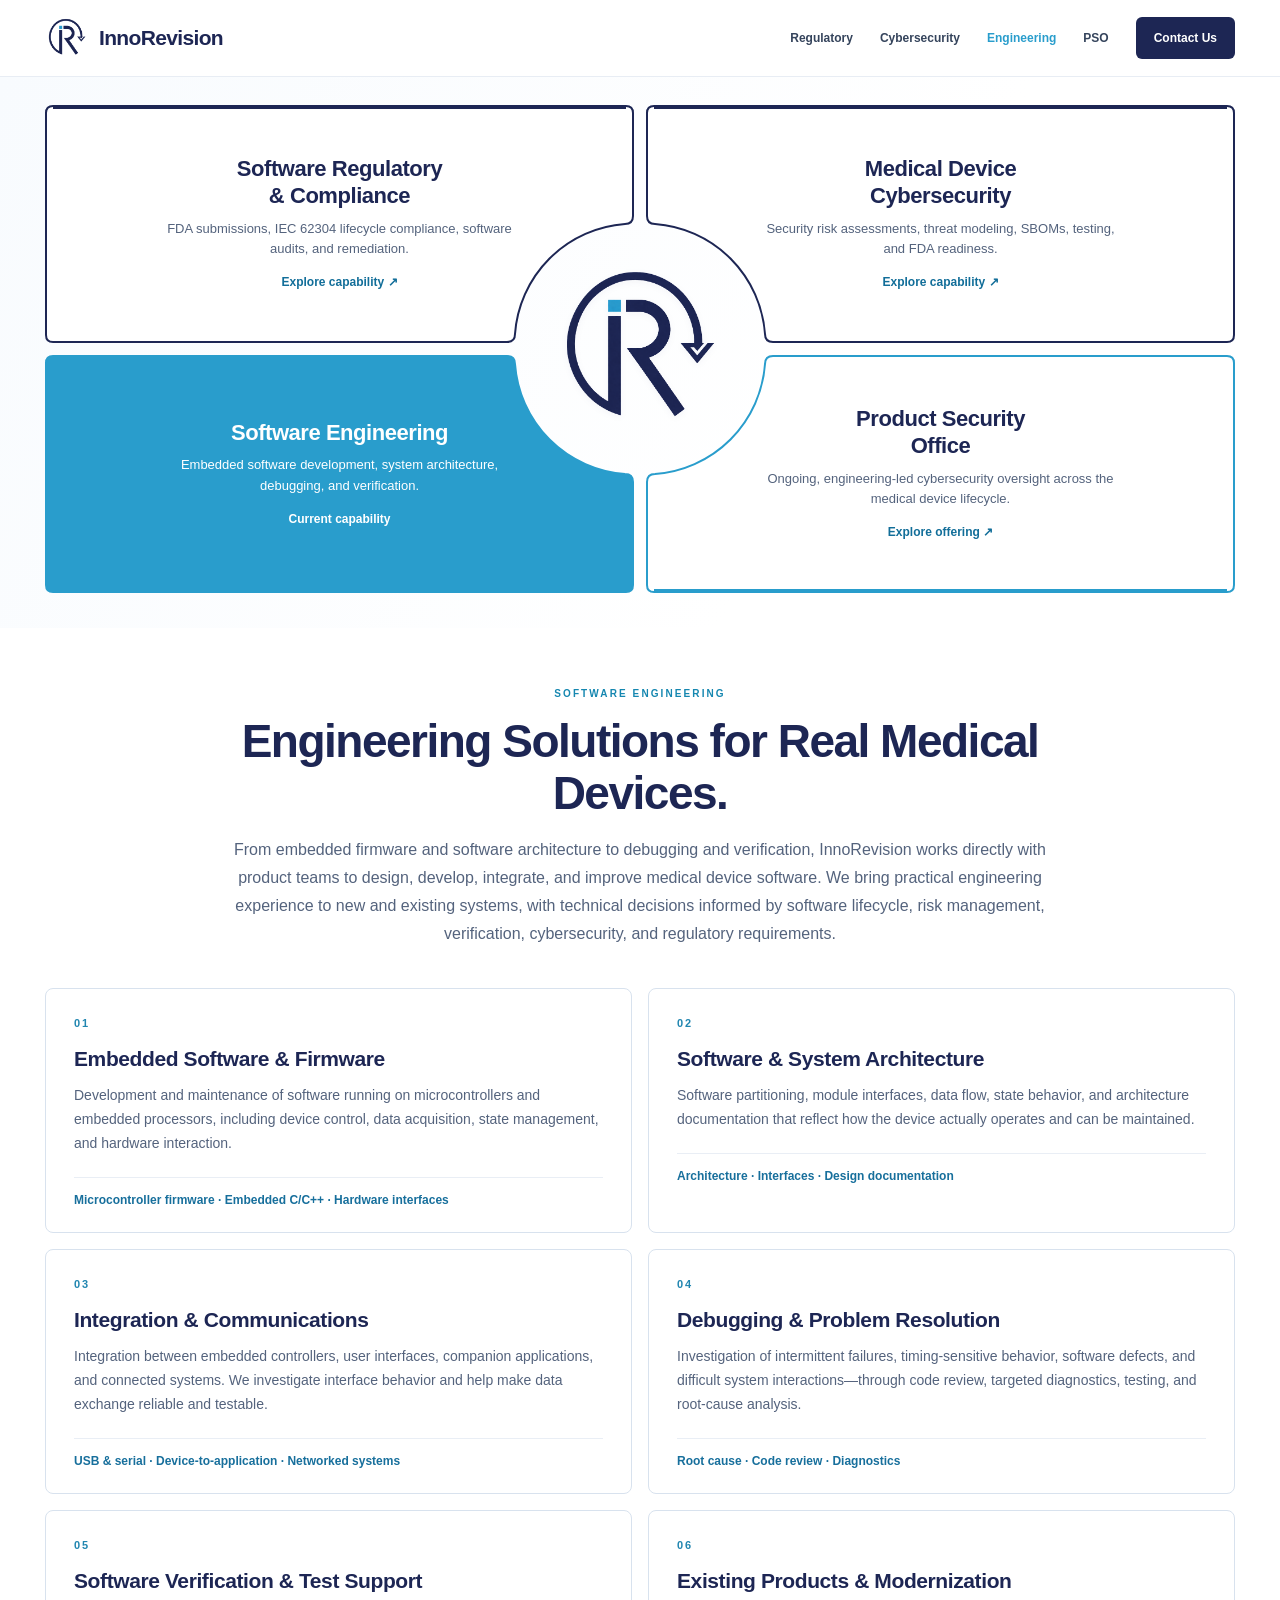
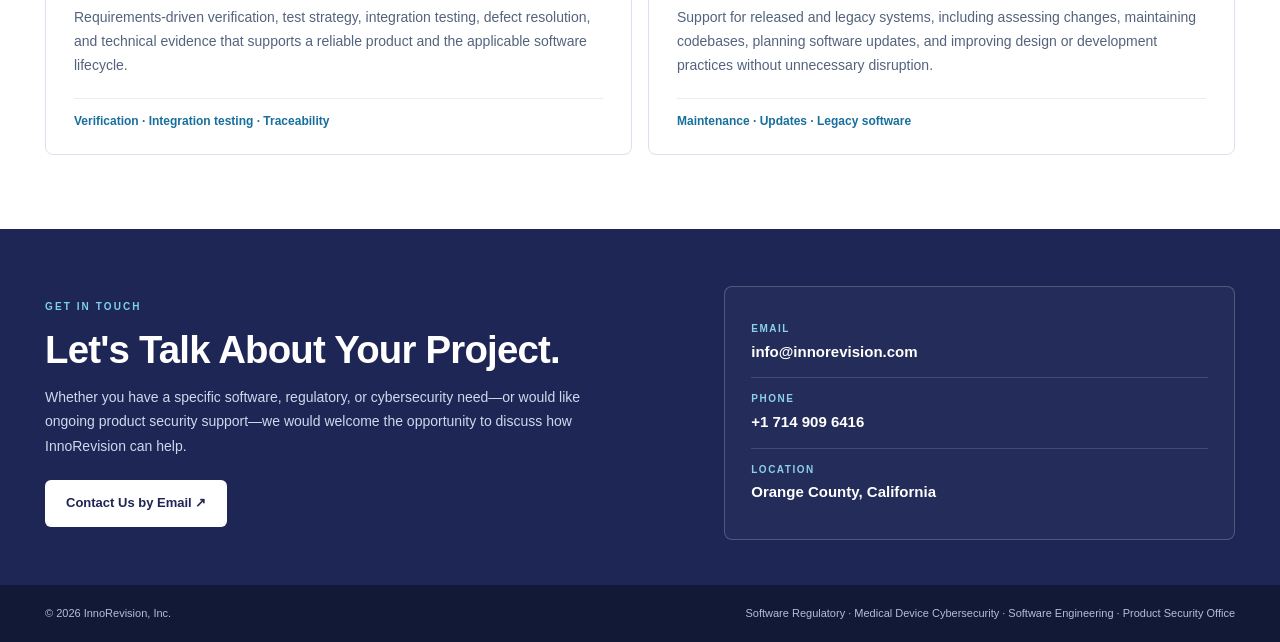
<file: software-engineering.html>
<!DOCTYPE html>
<!--
==============================================================================
  InnoRevision, Inc.

  File:  software-engineering.html
  Brief: Medical device software engineering services.

  Copyright (c) 2026 InnoRevision, Inc. All Rights Reserved.
==============================================================================
-->
<html lang="en">
  <head>
    <meta charset="utf-8">
    <meta content="width=device-width,initial-scale=1" name="viewport">
    <meta content="Medical device software engineering services for embedded firmware, software architecture, interfaces, debugging, integration, and verification." name="description">
    <title>Software Engineering | InnoRevision</title>
    <!-- Shared Site Styles -->
    <link rel="stylesheet" href="assets/css/site.css">
  </head>
  <body>
    <!-- Site Header and Primary Navigation -->
    <header class="topbar">
      <div class="wrap top-inner">
        <a aria-label="InnoRevision home" class="brand" href="index.html">
          <img alt="" src="assets/images/innorevision-logo.png">InnoRevision</a>
        <nav aria-label="Main navigation" class="nav">
          <a class="service-link" href="regulatory-compliance.html">Regulatory</a>
          <a class="service-link" href="medical-device-cybersecurity.html">Cybersecurity</a>
          <a class="service-link" href="software-engineering.html" aria-current="page">Engineering</a>
          <a class="service-link" href="product-security-office.html" aria-label="Product Security Office" title="Product Security Office">PSO</a>
          <a class="contact-button" href="#contact">Contact Us</a>
        </nav>
      </div>
    </header>
    <!-- Main Content -->
    <main id="top">
      <!-- Capability Overview -->
      <section aria-label="Capabilities" class="capabilities sub-capabilities" id="capabilities">
        <div class="wrap">
          <div class="panel-grid">
            <a class="service top" href="regulatory-compliance.html">
              <h2>Software Regulatory<br>&amp; Compliance</h2>
              <p>FDA submissions, IEC 62304 lifecycle compliance, software audits, and remediation.</p>
              <span class="explore">Explore capability ↗</span>
            </a>
            <a class="service top" href="medical-device-cybersecurity.html">
              <h2>Medical Device<br>Cybersecurity</h2>
              <p>Security risk assessments, threat modeling, SBOMs, testing, and FDA readiness.</p>
              <span class="explore">Explore capability ↗</span>
            </a>
            <a aria-current="page" class="service bottom selected" href="#service-overview">
              <h2>Software Engineering</h2>
              <p>Embedded software development, system architecture, debugging, and verification.</p>
              <span class="explore">Current capability</span>
            </a>
            <a class="service bottom" href="product-security-office.html">
              <h2>Product Security<br>Office</h2>
              <p>Ongoing, engineering-led cybersecurity oversight across the medical device lifecycle.</p>
              <span class="explore">Explore offering ↗</span>
            </a>
            <svg aria-hidden="true" class="tile-outlines"></svg>
            <a aria-label="Return to InnoRevision homepage" class="centerpiece" href="index.html" title="InnoRevision home">
              <img alt="" src="assets/images/innorevision-logo.png">
            </a>
          </div>
        </div>
      </section>
      <!-- Service Details -->
      <section class="engineering-page section" id="service-overview">
        <div class="wrap">
          <div class="engineering-intro">
            <div class="eyebrow">Software Engineering</div>
            <h1>Engineering Solutions for Real Medical Devices.</h1>
            <p>From embedded firmware and software architecture to debugging and verification, InnoRevision works directly with product teams to design, develop, integrate, and improve medical device software. We bring practical engineering experience to new and existing systems, with technical decisions informed by software lifecycle, risk management, verification, cybersecurity, and regulatory requirements.</p>
          </div>
          <div class="engineering-services">
            <article class="engineering-card">
              <div class="engineering-number">01</div>
              <h2>Embedded Software &amp; Firmware</h2>
              <p>Development and maintenance of software running on microcontrollers and embedded processors, including device control, data acquisition, state management, and hardware interaction.</p>
              <div class="engineering-tags">Microcontroller firmware · Embedded C/C++ · Hardware interfaces</div>
            </article>
            <article class="engineering-card">
              <div class="engineering-number">02</div>
              <h2>Software &amp; System Architecture</h2>
              <p>Software partitioning, module interfaces, data flow, state behavior, and architecture documentation that reflect how the device actually operates and can be maintained.</p>
              <div class="engineering-tags">Architecture · Interfaces · Design documentation</div>
            </article>
            <article class="engineering-card">
              <div class="engineering-number">03</div>
              <h2>Integration &amp; Communications</h2>
              <p>Integration between embedded controllers, user interfaces, companion applications, and connected systems. We investigate interface behavior and help make data exchange reliable and testable.</p>
              <div class="engineering-tags">USB &amp; serial · Device-to-application · Networked systems</div>
            </article>
            <article class="engineering-card">
              <div class="engineering-number">04</div>
              <h2>Debugging &amp; Problem Resolution</h2>
              <p>Investigation of intermittent failures, timing-sensitive behavior, software defects, and difficult system interactions—through code review, targeted diagnostics, testing, and root-cause analysis.</p>
              <div class="engineering-tags">Root cause · Code review · Diagnostics</div>
            </article>
            <article class="engineering-card">
              <div class="engineering-number">05</div>
              <h2>Software Verification &amp; Test Support</h2>
              <p>Requirements-driven verification, test strategy, integration testing, defect resolution, and technical evidence that supports a reliable product and the applicable software lifecycle.</p>
              <div class="engineering-tags">Verification · Integration testing · Traceability</div>
            </article>
            <article class="engineering-card">
              <div class="engineering-number">06</div>
              <h2>Existing Products &amp; Modernization</h2>
              <p>Support for released and legacy systems, including assessing changes, maintaining codebases, planning software updates, and improving design or development practices without unnecessary disruption.</p>
              <div class="engineering-tags">Maintenance · Updates · Legacy software</div>
            </article>
          </div>
        </div>
      </section>
      <!-- Contact -->
      <section class="contact" id="contact">
        <div class="wrap contact-layout">
          <div>
            <div class="eyebrow">Get in Touch</div>
            <h2>Let's Talk About Your Project.</h2>
            <p>Whether you have a specific software, regulatory, or cybersecurity need—or would like ongoing product security support—we would welcome the opportunity to discuss how InnoRevision can help.</p>
            <a class="mail-btn" href="mailto:info@innorevision.com?subject=InnoRevision%20Project%20Inquiry">Contact Us by Email ↗</a>
          </div>
          <div class="contact-details">
            <div class="detail">
              <span>Email</span>
              <a href="mailto:info@innorevision.com">info@innorevision.com</a>
            </div>
            <div class="detail">
              <span>Phone</span>
              <a href="tel:+17149096416">+1 714 909 6416</a>
            </div>
            <div class="detail">
              <span>Location</span>
              <strong>Orange County, California</strong>
            </div>
          </div>
        </div>
      </section>
    </main>
    <!-- Site Footer -->
    <footer class="footer">
      <div class="wrap">
        <span>© 2026 InnoRevision, Inc.</span>
        <span>Software Regulatory · Medical Device Cybersecurity · Software Engineering · Product Security Office</span>
      </div>
    </footer>
    <!-- Shared Site Behavior -->
    <script src="assets/js/site.js" defer></script>
  </body>
</html>
</file>
<file: assets/css/site.css>
/*
==============================================================================
  InnoRevision, Inc.

  File:  site.css
  Brief: Shared visual styles and responsive layouts.

  Copyright (c) 2026 InnoRevision, Inc. All Rights Reserved.
==============================================================================
*/

/* Design tokens and global reset */
:root {
  --navy: #1d2654;
  --cyan: #299dcc;
  --ink: #19243d;
  --muted: #54637d;
  --line: #dfe7f0;
  --mist: #f5f8fc
}

* {
  box-sizing: border-box
}

html {
  scroll-behavior: smooth;
  scroll-padding-top: 96px
}

body {
  margin: 0;
  background: #fff;
  color: var(--ink);
  font-family: Inter,-apple-system,BlinkMacSystemFont,"Segoe UI",Arial,sans-serif;
  -webkit-font-smoothing: antialiased;
  line-height: 1.55
}

a {
  color: inherit;
  text-decoration: none
}

a {
  outline-offset: 4px
}

/* Shared layout */
.wrap {
  max-width: 1190px;
  width: calc(100% - 56px);
  margin: auto
}

/* Site header and primary navigation */
.topbar {
  background: #fff;
  border-bottom: 1px solid #e8edf4;
  position: sticky;
  top: 0;
  z-index: 60
}

.top-inner {
  height: 76px;
  display: flex;
  align-items: center;
  justify-content: space-between;
  gap: 24px
}

.brand {
  display: flex;
  align-items: center;
  gap: 10px;
  font-size: 21px;
  font-weight: 760;
  color: var(--navy);
  letter-spacing: -.65px;
  white-space: nowrap
}

.brand img {
  width: 44px;
  height: 44px;
  object-fit: contain
}

.nav {
  display: flex;
  align-items: center;
  gap: 27px;
  font-weight: 650;
  font-size: 12px;
  color: #35445c
}

.nav a:hover {
  color: var(--cyan)
}

.nav a[aria-current="page"] {
  color: var(--cyan)
}

.nav .contact-button {
  background: var(--navy);
  color: #fff;
  border: 0;
  border-radius: 5px;
  padding: 12px 18px;
  cursor: pointer;
  font-size: 12px;
  font-weight: 700
}

.nav .contact-button:hover {
  background: #34447d;
  color: #fff
}

.mobile-menu {
  display: none
}

/* Homepage hero */
.hero {
  position: relative;
  overflow: hidden;
  background: linear-gradient(120deg,#f8fbfe 0%,#fff 50%,#f6faff 100%);
  padding: 43px 0 35px;
  text-align: center
}

.hero:before {
  content: "";
  pointer-events: none;
  position: absolute;
  width: 680px;
  height: 680px;
  border: 1px solid rgba(41,157,204,.07);
  border-radius: 50%;
  right: -380px;
  top: -400px;
  box-shadow: 0 0 0 90px rgba(41,157,204,.02),0 0 0 180px rgba(41,157,204,.012)
}

.hero .wrap {
  position: relative
}

.eyebrow {
  font-size: 10px;
  letter-spacing: 2.1px;
  text-transform: uppercase;
  font-weight: 800;
  color: #1587b0
}

.hero h1 {
  font-size: clamp(40px,5vw,65px);
  line-height: 1.09;
  letter-spacing: -2.6px;
  margin: 14px auto 15px;
  font-weight: 780;
  color: var(--navy)
}

.hero h1 span {
  color: var(--cyan)
}

.hero p {
  font-size: 15px;
  line-height: 1.7;
  max-width: 780px;
  margin: 0 auto;
  color: #52627e
}

/* Capability tiles */
.capabilities {
  padding: 18px 0 66px;
  background: linear-gradient(#f9fbfd,#fff 78%)
}

.panel-grid {
  display: grid;
  grid-template-columns: 1fr 1fr;
  grid-template-rows: 238px 238px;
  gap: 12px;
  position: relative
}

.service {
  --edge: var(--navy);
  position: relative;
  display: flex;
  align-items: center;
  justify-content: center;
  flex-direction: column;
  padding: 22px 30px;
  background: #fff;
  border: 1px solid var(--edge);
  border-radius: 8px;
  text-align: center;
  transition: background .2s,box-shadow .2s,transform .2s;
  isolation: isolate;
  overflow: hidden
}

.service::before {
  content: "";
  position: absolute;
  left: 0;
  right: 0;
  top: 0;
  height: 4px;
  background: var(--edge)
}

.service.bottom::before {
  top: auto;
  bottom: 0
}

.service.bottom {
  --edge: var(--cyan)
}

.service:hover {
  background: #f8fbff;
  box-shadow: 0 11px 28px rgba(29,38,84,.075);
  transform: translateY(-2px)
}

.service h2 {
  font-size: 22px;
  color: var(--navy);
  line-height: 1.22;
  letter-spacing: -.45px;
  margin: 0 0 9px;
  max-width: 360px
}

.service p {
  font-size: 13px;
  line-height: 1.55;
  color: var(--muted);
  max-width: 370px;
  margin: 0
}

.service .explore {
  font-size: 12px;
  font-weight: 780;
  margin-top: 14px;
  color: #126e99
}

.service .explore svg {
  vertical-align: middle;
  margin-left: 5px
}

.centerpiece {
  position: absolute;
  z-index: 3;
  left: 50%;
  top: 50%;
  width: 244px;
  height: 244px;
  transform: translate(-50%,-50%);
  display: flex;
  align-items: center;
  justify-content: center;
  pointer-events: none;
  background: #fff;
  border-radius: 50%
}

.centerpiece svg {
  position: absolute;
  inset: 0;
  width: 100%;
  height: 100%
}

.centerpiece img {
  position: relative;
  z-index: 1;
  width: 178px;
  height: 178px;
  object-fit: contain;
  filter: drop-shadow(0 2px 3px rgba(20,37,75,.04))
}

/* Shared content sections */
.section {
  padding: 70px 0
}

.section-lead {
  text-align: center;
  max-width: 800px;
  margin: 0 auto 36px
}

.section-lead h2 {
  color: var(--navy);
  font-size: clamp(28px,3.1vw,39px);
  line-height: 1.18;
  letter-spacing: -1.2px;
  margin: 12px 0
}

.section-lead p {
  color: var(--muted);
  font-size: 15px;
  line-height: 1.75;
  margin: 0
}

/* Why InnoRevision */
.why {
  background: var(--mist);
  border-top: 1px solid #e8eef5;
  border-bottom: 1px solid #e8eef5
}

.why-grid {
  display: grid;
  grid-template-columns: repeat(2,minmax(0,1fr));
  gap: 15px
}

.why-tile {
  background: #fff;
  border: 1px solid #e0e7f0;
  border-radius: 9px;
  padding: 25px 28px;
  min-height: 148px
}

.why-tile h3 {
  font-size: 17px;
  line-height: 1.28;
  color: var(--navy);
  margin: 0 0 9px;
  letter-spacing: -.25px
}

.why-tile p {
  font-size: 13px;
  line-height: 1.72;
  color: var(--muted);
  margin: 0
}

.why-tile .mini {
  display: inline-block;
  height: 3px;
  width: 27px;
  background: var(--cyan);
  margin-bottom: 13px;
  border-radius: 3px
}

/* Experience and expertise */
.experience {
  background: #fff
}

.experience .section-lead {
  margin-bottom: 30px
}

.columns {
  display: grid;
  grid-template-columns: .85fr 1.15fr;
  gap: 36px
}

.column-title {
  border-bottom: 1px solid var(--line);
  padding-bottom: 15px;
  margin-bottom: 17px
}

.column-title h3 {
  font-size: 21px;
  color: var(--navy);
  margin: 0 0 6px;
  letter-spacing: -.4px
}

.column-title p {
  font-size: 13px;
  color: var(--muted);
  margin: 0;
  line-height: 1.6
}

.org-row {
  display: flex;
  gap: 16px;
  align-items: start;
  border-bottom: 1px solid #e9eef4;
  padding: 16px 0
}

.org-row:last-child {
  border: 0
}

.org-icon {
  width: 40px;
  min-width: 40px;
  height: 40px;
  background: #eff7fb;
  border-radius: 8px;
  display: grid;
  place-items: center;
  color: #167da7
}

.org-row h4 {
  font-size: 15px;
  color: var(--navy);
  margin: 0 0 4px
}

.org-row p {
  font-size: 13px;
  color: var(--muted);
  margin: 0;
  line-height: 1.65
}

.project-list {
  display: grid;
  gap: 12px
}

.project {
  border: 1px solid #e0e7f0;
  border-left: 3px solid var(--cyan);
  padding: 17px 21px;
  border-radius: 5px;
  background: #fff
}

.project h4 {
  font-size: 15px;
  color: var(--navy);
  margin: 0 0 5px
}

.project p {
  font-size: 13px;
  color: var(--muted);
  margin: 0;
  line-height: 1.65
}

.discretion {
  margin-top: 20px;
  font-size: 12px;
  color: #778397;
  line-height: 1.6
}

/* Contact */
.contact {
  background: var(--navy);
  color: #fff;
  padding: 57px 0 45px
}

.contact-layout {
  display: grid;
  grid-template-columns: 1.1fr .9fr;
  gap: 55px;
  align-items: center
}

.contact .eyebrow {
  color: #7ed0ef
}

.contact h2 {
  font-size: clamp(28px,3vw,39px);
  letter-spacing: -.8px;
  line-height: 1.2;
  margin: 12px 0
}

.contact p {
  font-size: 14px;
  line-height: 1.75;
  color: #ced9ed;
  max-width: 540px;
  margin: 0 0 22px
}

.mail-btn {
  display: inline-flex;
  align-items: center;
  gap: 9px;
  color: var(--navy);
  background: #fff;
  border-radius: 5px;
  font-size: 13px;
  font-weight: 750;
  padding: 13px 21px;
  transition: background .2s
}

.mail-btn:hover {
  background: #d9f3fc
}

.contact-details {
  border: 1px solid #ffffff35;
  border-radius: 9px;
  padding: 21px 26px;
  background: #ffffff08
}

.detail {
  padding: 13px 0;
  border-bottom: 1px solid #ffffff24
}

.detail:last-child {
  border: 0
}

.detail span {
  display: block;
  text-transform: uppercase;
  font-size: 10px;
  letter-spacing: 1.5px;
  color: #8dd0e8;
  font-weight: 800;
  margin-bottom: 3px
}

.detail a,.detail strong {
  font-size: 15px;
  color: #fff;
  font-weight: 600
}

.detail a:hover {
  text-decoration: underline
}

/* Footer */
.footer {
  background: #111936;
  color: #b1beda;
  padding: 20px 0
}

.footer .wrap {
  display: flex;
  justify-content: space-between;
  align-items: center;
  gap: 20px;
  font-size: 11px
}

/* Responsive layouts */
@media(max-width:900px) {
  .nav {
    gap: 15px
  }

  .service h2 {
    font-size: 20px
  }

  .service p {
    font-size: 12px
  }

  .centerpiece {
    width: 204px;
    height: 204px
  }

  .centerpiece img {
    width: 148px;
    height: 148px
  }

  .columns {
    grid-template-columns: 1fr 1fr;
    gap: 25px
  }

}

@media(max-width:670px) {
  .wrap {
    width: calc(100% - 34px)
  }

  .top-inner {
    height: 68px
  }

  .brand {
    font-size: 19px
  }

  .brand img {
    width: 38px;
    height: 38px
  }

  .nav .service-link {
    display: none
  }

  .nav .contact-button {
    padding: 10px 13px
  }

  .hero {
    padding: 35px 0 26px
  }

  .hero h1 {
    font-size: clamp(35px,9vw,48px);
    letter-spacing: -1.6px
  }

  .hero p {
    font-size: 14px
  }

  .capabilities {
    padding: 15px 0 39px
  }

  .panel-grid {
    display: flex;
    flex-direction: column;
    gap: 11px
  }

  .service {
    min-height: 147px;
    padding: 25px 20px
  }

  .service h2 {
    font-size: 21px
  }

  .service p {
    font-size: 13px
  }

  .service.bottom::before {
    top: 0;
    bottom: auto
  }

  .centerpiece {
    order: -1;
    position: relative;
    left: auto;
    top: auto;
    transform: none;
    width: 132px;
    height: 132px;
    margin: 0 auto 6px;
    background: transparent
  }

  .centerpiece svg {
    display: none
  }

  .centerpiece img {
    width: 118px;
    height: 118px
  }

  .section {
    padding: 48px 0
  }

  .why-grid {
    grid-template-columns: 1fr;
    gap: 10px
  }

  .why-tile {
    min-height: auto;
    padding: 22px
  }

  .columns,.contact-layout {
    grid-template-columns: 1fr;
    gap: 29px
  }

  .contact {
    padding: 45px 0
  }

  .footer .wrap {
    display: block
  }

  .footer .wrap span {
    display: block;
    margin: 5px 0
  }

  .section-lead {
    margin-bottom: 25px
  }

}

@media(prefers-reduced-motion:reduce) {
  *,*:before,*:after {
    scroll-behavior: auto!important;
    transition: none!important
  }

}

.service {
  border-width: 1px
}

.service::before {
  height: 4px
}

.centerpiece svg path {
  stroke-width: 1px
}

.why .section-lead .eyebrow {
  font-size: 16px;
  letter-spacing: 2.5px;
  font-weight: 850;
  color: var(--navy);
  margin-bottom: 4px
}

.why .section-lead h2 {
  font-size: clamp(32px,3.4vw,44px)
}

.org-list {
  display: grid;
  gap: 12px
}

.org-card {
  border: 1px solid #dce4ef;
  border-left: 3px solid var(--navy);
  border-radius: 5px;
  padding: 17px 21px;
  background: white
}

.org-card h4 {
  font-size: 15px;
  color: var(--navy);
  margin: 0 0 5px
}

.org-card p {
  font-size: 13px;
  color: var(--muted);
  margin: 0;
  line-height: 1.65
}

@media(max-width:670px) {
  .why .section-lead .eyebrow {
    font-size: 14px
  }

}

.experience .columns {
  grid-template-columns: repeat(2,minmax(0,1fr));
  gap: 24px;
  align-items: stretch
}

.experience .columns>div {
  display: flex;
  flex-direction: column;
  min-width: 0
}

.experience .column-title {
  text-align: center;
  min-height: 112px;
  display: flex;
  flex-direction: column;
  align-items: center;
  justify-content: center;
  margin-bottom: 14px
}

.experience .column-title h3 {
  font-size: 21px
}

.experience .column-title p {
  max-width: 390px
}

.experience .org-list,.experience .project-list {
  display: grid;
  grid-template-rows: repeat(4,minmax(0,1fr));
  gap: 12px;
  flex: 1
}

.experience .org-card,.experience .project {
  display: flex;
  flex-direction: column;
  align-items: center;
  justify-content: center;
  text-align: center;
  min-height: 144px;
  padding: 20px 22px
}

.experience .org-card h4,.experience .project h4 {
  font-size: 15px;
  margin-bottom: 8px
}

.experience .org-card p,.experience .project p {
  max-width: 430px;
  line-height: 1.65
}

@media(max-width:670px) {
  .experience .columns {
    grid-template-columns: 1fr;
    gap: 32px
  }

  .experience .column-title {
    min-height: 0;
    padding-bottom: 18px;
    margin-bottom: 14px
  }

  .experience .org-list,.experience .project-list {
    grid-template-rows: none
  }

  .experience .org-card,.experience .project {
    min-height: 128px
  }

}

:root {
  --radius-tile: 8px;
  --radius-block: 8px;
  --radius-control: 6px;
  --fine-stroke: 1.5px
}

.service {
  border-width: var(--fine-stroke);
  border-radius: var(--radius-tile)
}

.service::before {
  height: 4px
}

.centerpiece svg {
  overflow: visible
}

.centerpiece svg path {
  stroke-width: var(--fine-stroke)
}

.why-tile,.contact-details {
  border-radius: var(--radius-block)
}

.org-card,.project {
  border-radius: var(--radius-block)
}

.experience .org-card {
  border-left: 1.5px solid #dce4ef;
  border-right: 3px solid var(--navy)
}

.experience .project {
  border-left: 3px solid var(--cyan)
}

.experience .org-card,.experience .project {
  min-height: 116px;
  padding: 13px 20px
}

.experience .org-card h4,.experience .project h4 {
  margin-bottom: 5px
}

.experience .org-list,.experience .project-list {
  gap: 11px
}

.mail-btn,.nav .contact-button {
  border-radius: var(--radius-control)
}

@media(max-width:670px) {
  .experience .org-card,.experience .project {
    min-height: 112px;
    padding: 15px 18px
  }

}

:root {
  --fine-stroke: 2px
}

.service {
  border-width: var(--fine-stroke)
}

.centerpiece svg path {
  stroke-width: var(--fine-stroke)
}

.centerpiece svg path {
  stroke-linecap: round;
  stroke-linejoin: round
}

/* Service-page capability header */
.sub-capabilities {
  padding-top: 28px;
  padding-bottom: 35px;
  background: linear-gradient(120deg,#f8fbfe,#fff 65%)
}

.service.selected {
  background: var(--cyan);
  border-color: var(--cyan);
  cursor: default;
  box-shadow: none;
  transform: none
}

.service.selected h2,.service.selected p,.service.selected .explore {
  color: #fff
}

.service.selected::before {
  background: var(--cyan)
}

.service.selected:hover {
  background: var(--cyan);
  box-shadow: none;
  transform: none
}

/* Service-page content */
.engineering-page {
  padding-top: 58px;
  padding-bottom: 74px;
  background: #fff
}

.engineering-intro {
  text-align: center;
  max-width: 830px;
  margin: 0 auto 40px
}

.engineering-intro h1 {
  color: var(--navy);
  font-size: clamp(31px,3.8vw,46px);
  line-height: 1.15;
  letter-spacing: -1.5px;
  margin: 13px 0 16px
}

.engineering-intro p {
  color: var(--muted);
  font-size: 16px;
  line-height: 1.75;
  margin: 0
}

.engineering-services {
  display: grid;
  grid-template-columns: repeat(2,minmax(0,1fr));
  gap: 16px
}

.engineering-card {
  background: #fff;
  border: 1.5px solid #d8e2ee;
  border-radius: 8px;
  padding: 26px 28px 23px;
  min-height: 240px
}

.engineering-card:hover {
  border-color: var(--cyan)
}

.engineering-number {
  color: #2186b0;
  font-weight: 800;
  font-size: 11px;
  letter-spacing: 2px;
  margin-bottom: 14px
}

.engineering-card h2 {
  font-size: 21px;
  line-height: 1.28;
  color: var(--navy);
  letter-spacing: -.4px;
  margin: 0 0 11px
}

.engineering-card p {
  font-size: 14px;
  color: var(--muted);
  line-height: 1.7;
  margin: 0
}

.engineering-tags {
  border-top: 1px solid #e9eef5;
  padding-top: 13px;
  margin-top: 21px;
  color: #176f9c;
  font-size: 12px;
  font-weight: 700
}

@media(max-width:670px) {
  .sub-capabilities {
    padding-top: 20px;
    padding-bottom: 20px
  }

  .engineering-page {
    padding-top: 40px;
    padding-bottom: 50px
  }

  .engineering-services {
    grid-template-columns: 1fr;
    gap: 11px
  }

  .engineering-card {
    min-height: 0;
    padding: 23px
  }

  .engineering-intro {
    text-align: left
  }

  .engineering-intro p {
    font-size: 14px
  }

}

.panel-grid {
  isolation: auto
}

.service {
  border: var(--fine-stroke) solid var(--edge)!important;
  overflow: hidden!important;
  isolation: isolate!important;
  z-index: auto!important;
  border-radius: var(--radius-tile)!important
}

.service::before {
  top: 0;
  bottom: auto;
  height: 4px
}

.service.bottom::before {
  top: auto;
  bottom: 0
}

.tile-arcs {
  position: absolute;
  left: 50%;
  top: 50%;
  transform: translate(-50%,-50%);
  width: 244px;
  height: 244px;
  border-radius: 50%;
  background: white;
  z-index: 2;
  pointer-events: none
}

.tile-arcs svg {
  position: absolute;
  inset: 0;
  width: 100%;
  height: 100%;
  overflow: visible
}

.tile-arcs svg path {
  fill: none;
  stroke-width: var(--fine-stroke);
  stroke-linecap: round;
  stroke-linejoin: round;
  vector-effect: non-scaling-stroke
}

.centerpiece {
  z-index: 3!important;
  background: transparent!important;
  pointer-events: auto!important
}

.centerpiece img {
  pointer-events: none
}

@media(min-width:671px) and (max-width:900px) {
  .tile-arcs {
    width: 204px;
    height: 204px
  }

}

@media(max-width:670px) {
  .tile-arcs {
    display: none
  }

  .service.bottom::before {
    top: auto;
    bottom: 0
  }

}

.panel-grid {
  isolation: isolate
}

.panel-grid>.service {
  position: relative;
  z-index: 2!important;
  border: 0!important;
  background: transparent!important;
  overflow: visible!important;
  box-shadow: none!important;
  border-radius: 0!important
}

.panel-grid>.service::before {
  display: none!important
}

.panel-grid>.service:hover {
  transform: none;
  box-shadow: none!important
}

.panel-grid>.service.selected {
  background: transparent!important
}

.panel-grid>.service.selected:hover {
  background: transparent!important
}

.panel-grid>.tile-outlines {
  position: absolute;
  inset: 0;
  width: 100%;
  height: 100%;
  z-index: 1;
  overflow: visible;
  pointer-events: none
}

.panel-grid>.tile-outlines .tile-shape {
  stroke-width: 2;
  stroke-linejoin: round;
  stroke-linecap: round;
  vector-effect: non-scaling-stroke
}

.panel-grid>.tile-outlines .tile-accent {
  stroke-width: 4;
  stroke-linecap: butt;
  vector-effect: non-scaling-stroke
}

.panel-grid>.centerpiece {
  z-index: 4!important;
  background: transparent!important;
  border: 0!important
}

.panel-grid>.centerpiece svg {
  display: none!important
}

.panel-grid>.service.selected h2,.panel-grid>.service.selected p,.panel-grid>.service.selected .explore {
  color: white!important
}

@media(max-width:670px) {
  .panel-grid>.tile-outlines {
    display: none!important
  }

  .panel-grid>.service {
    border: 2px solid var(--edge)!important;
    border-radius: 8px!important;
    background: white!important;
    overflow: hidden!important
  }

  .panel-grid>.service::before {
    display: block!important;
    top: 0;
    bottom: auto;
    height: 4px
  }

  .panel-grid>.service.bottom::before {
    top: auto;
    bottom: 0
  }

  .panel-grid>.service.selected {
    background: var(--edge)!important
  }

  .panel-grid>.service.selected:hover {
    background: var(--edge)!important
  }

}

section[id] {
  scroll-margin-top: 96px
}
</file>
